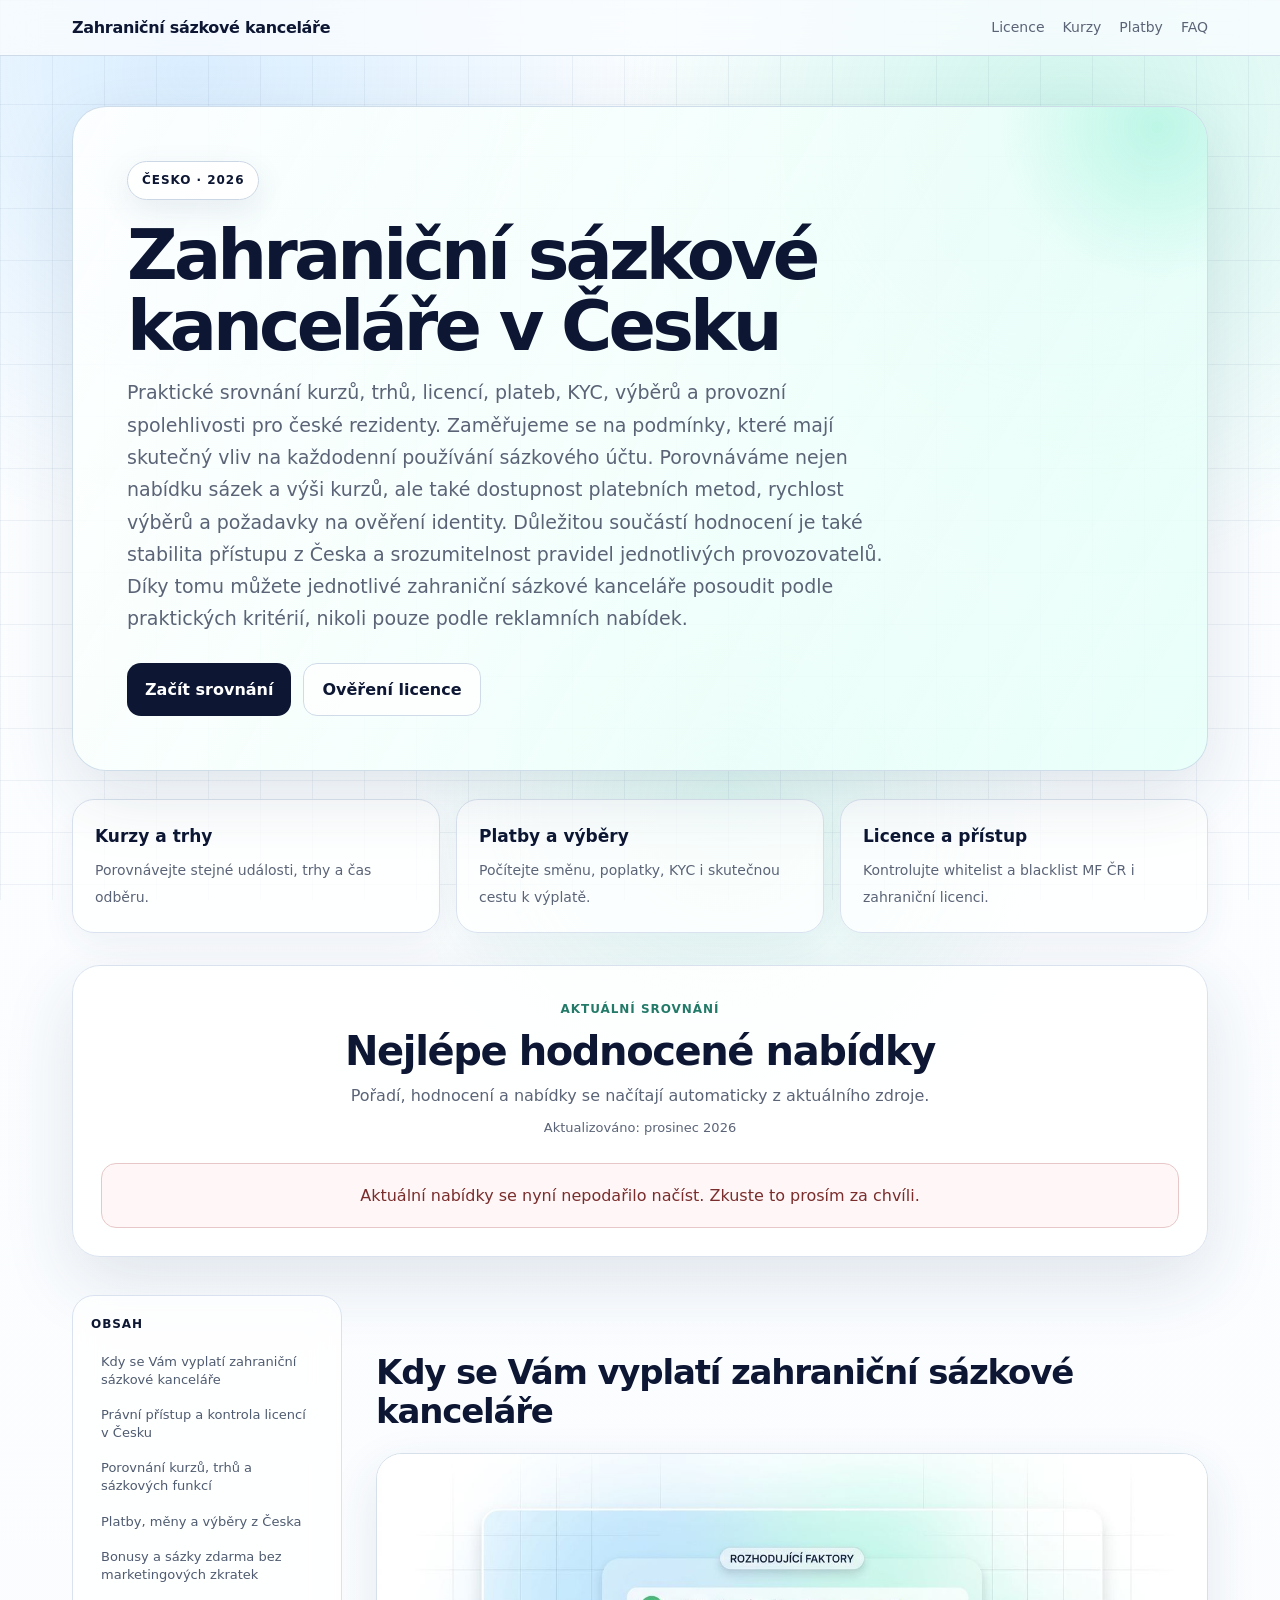
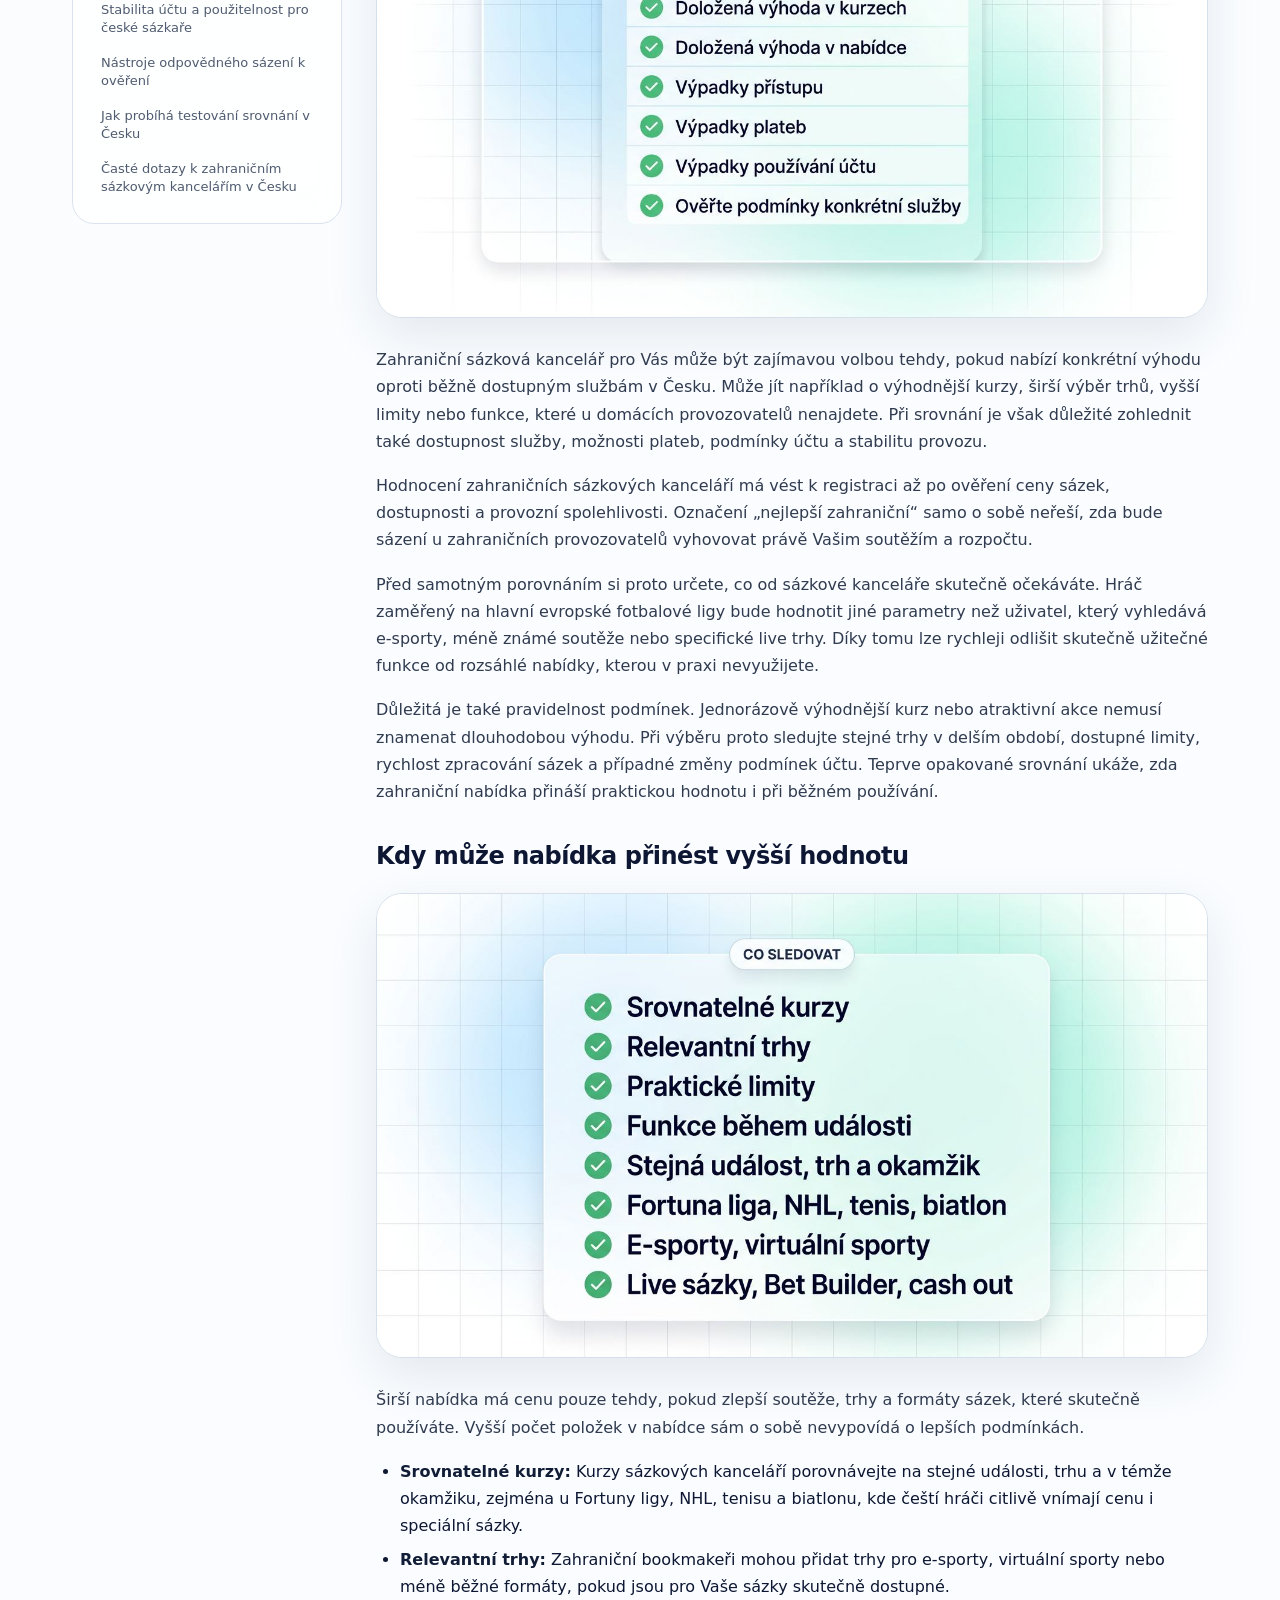
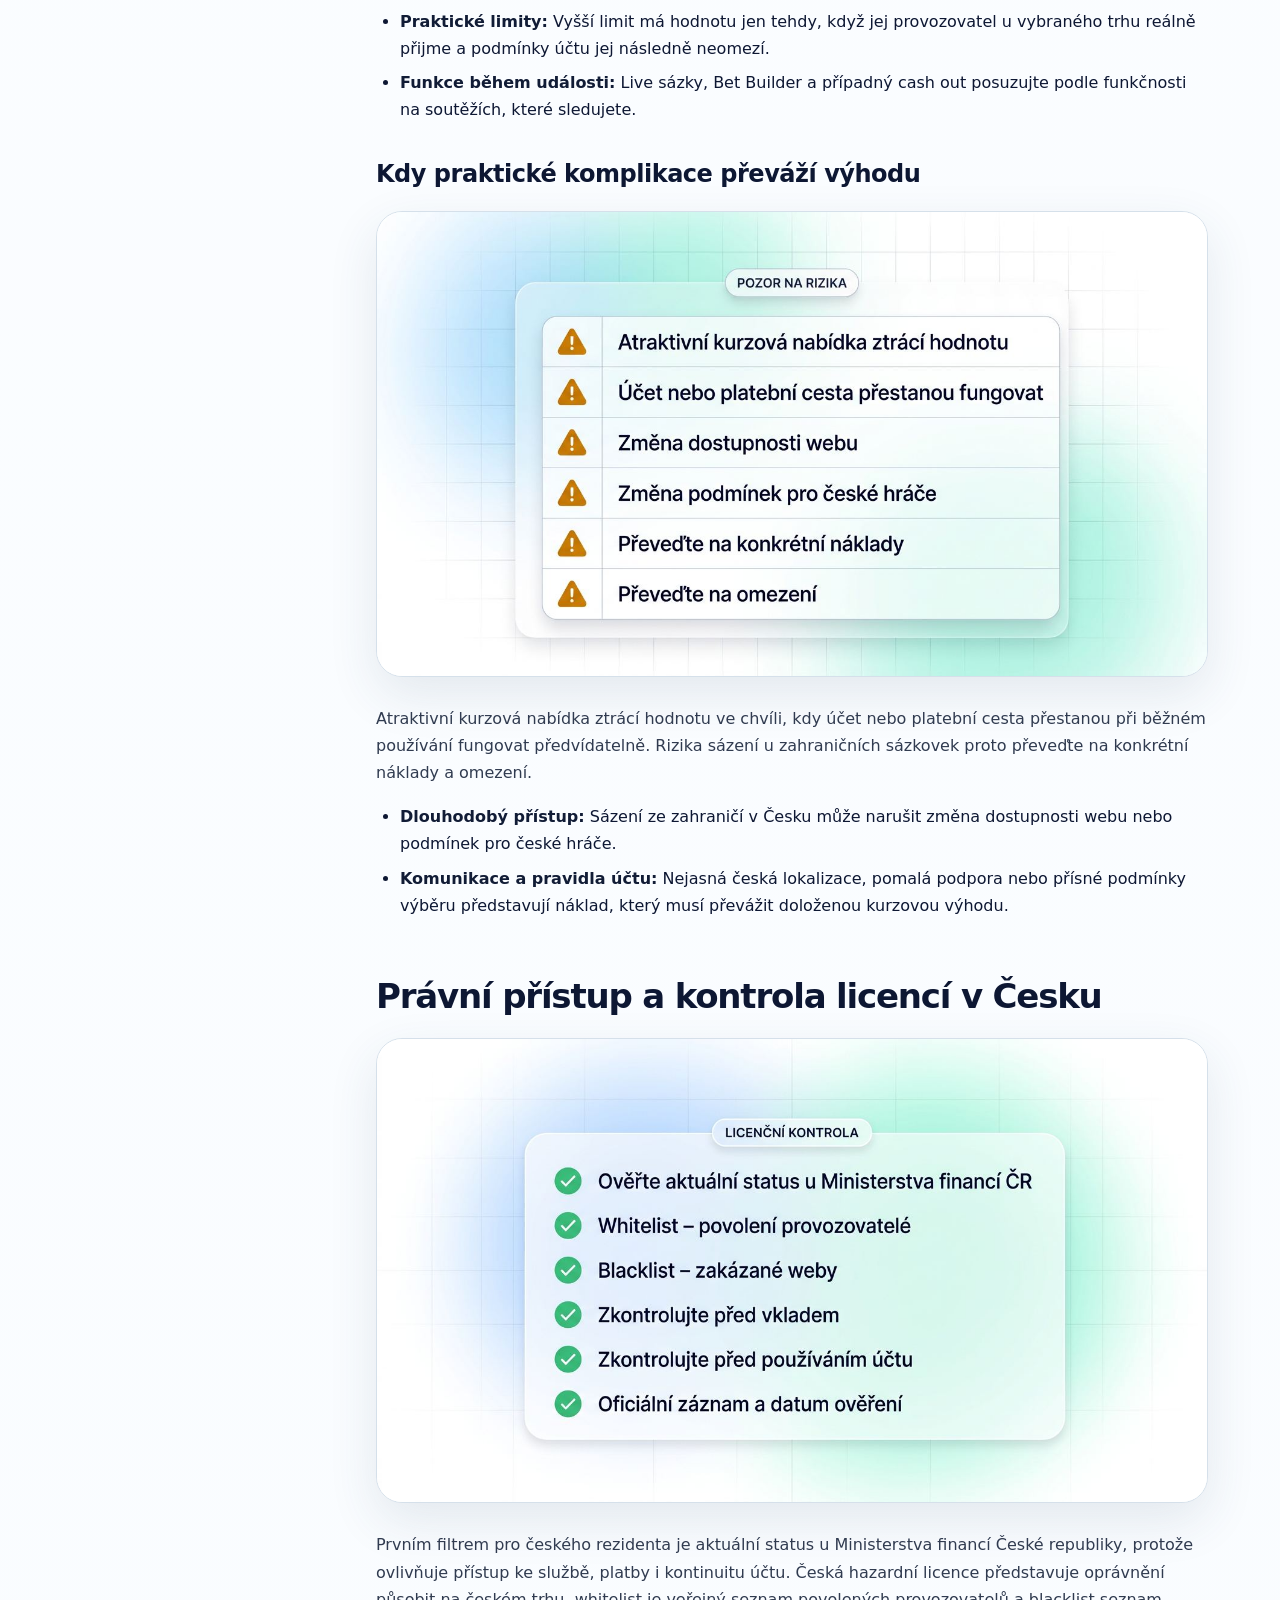
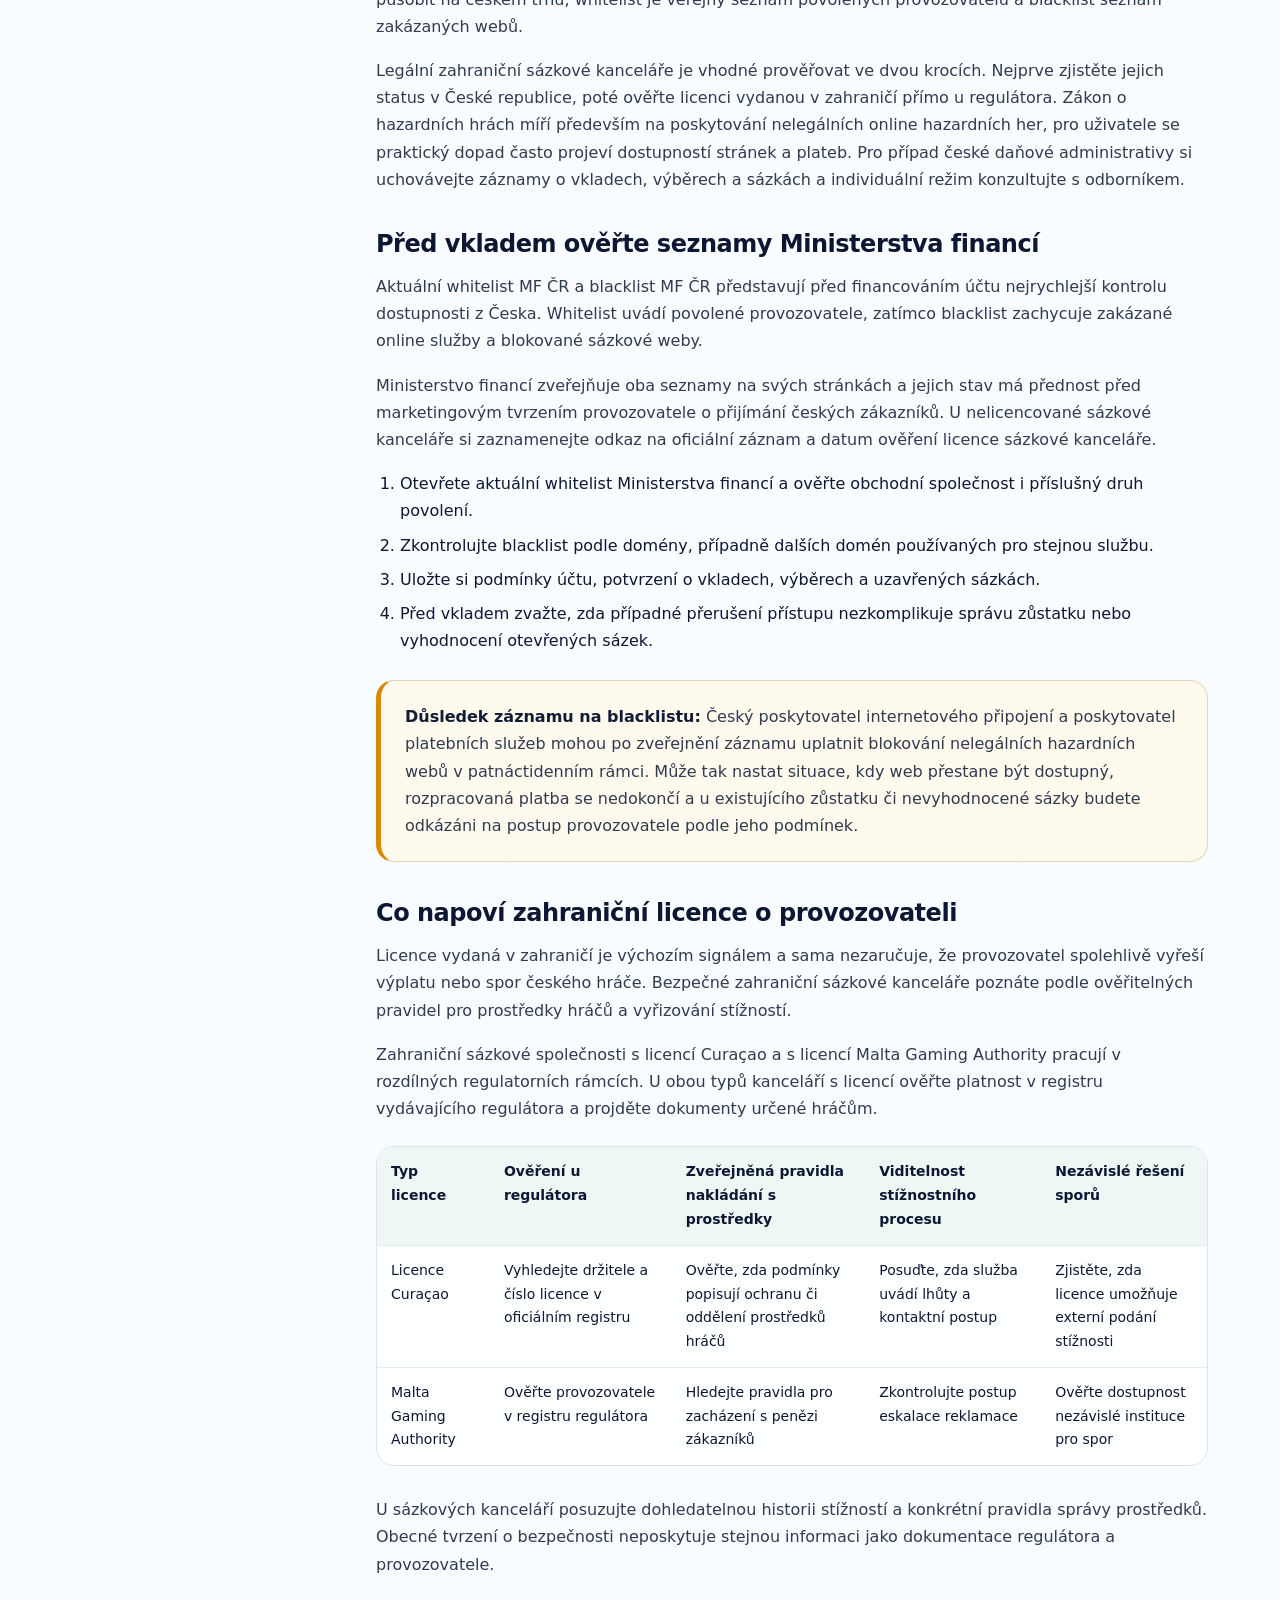
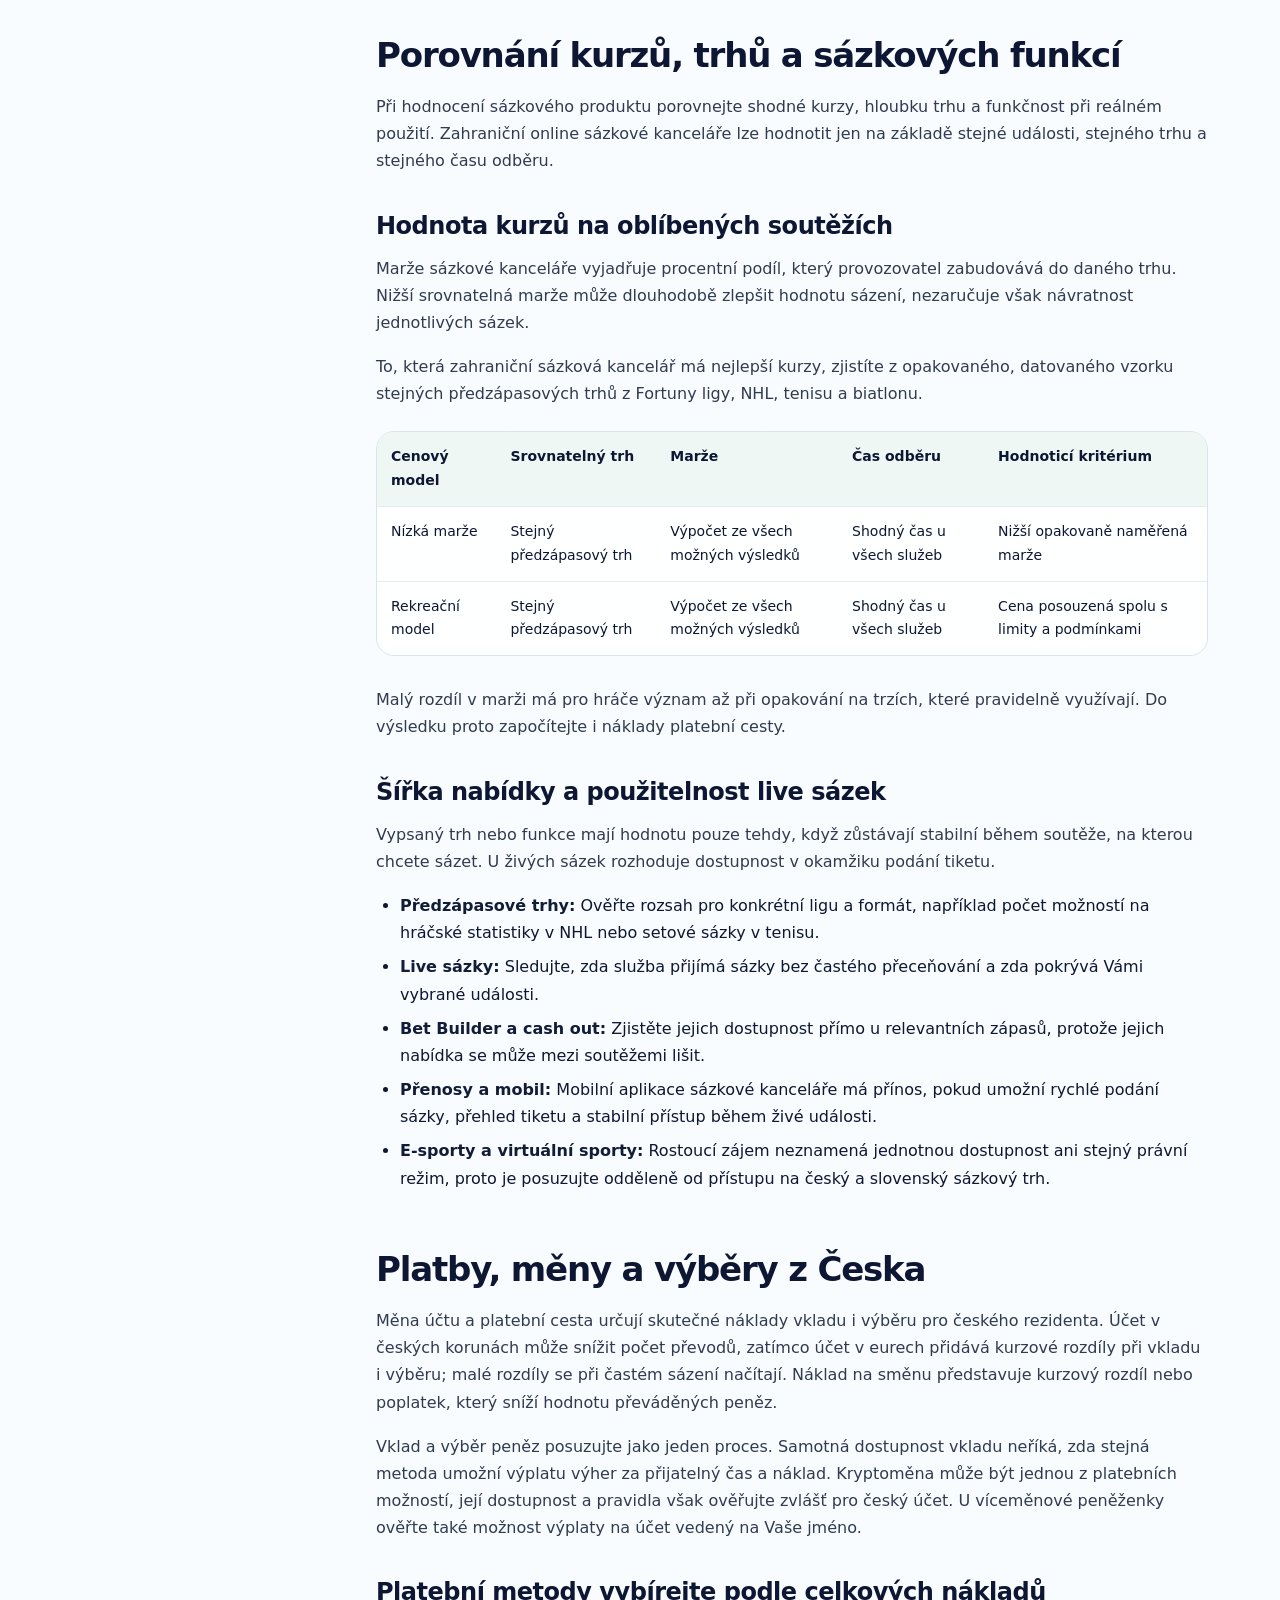
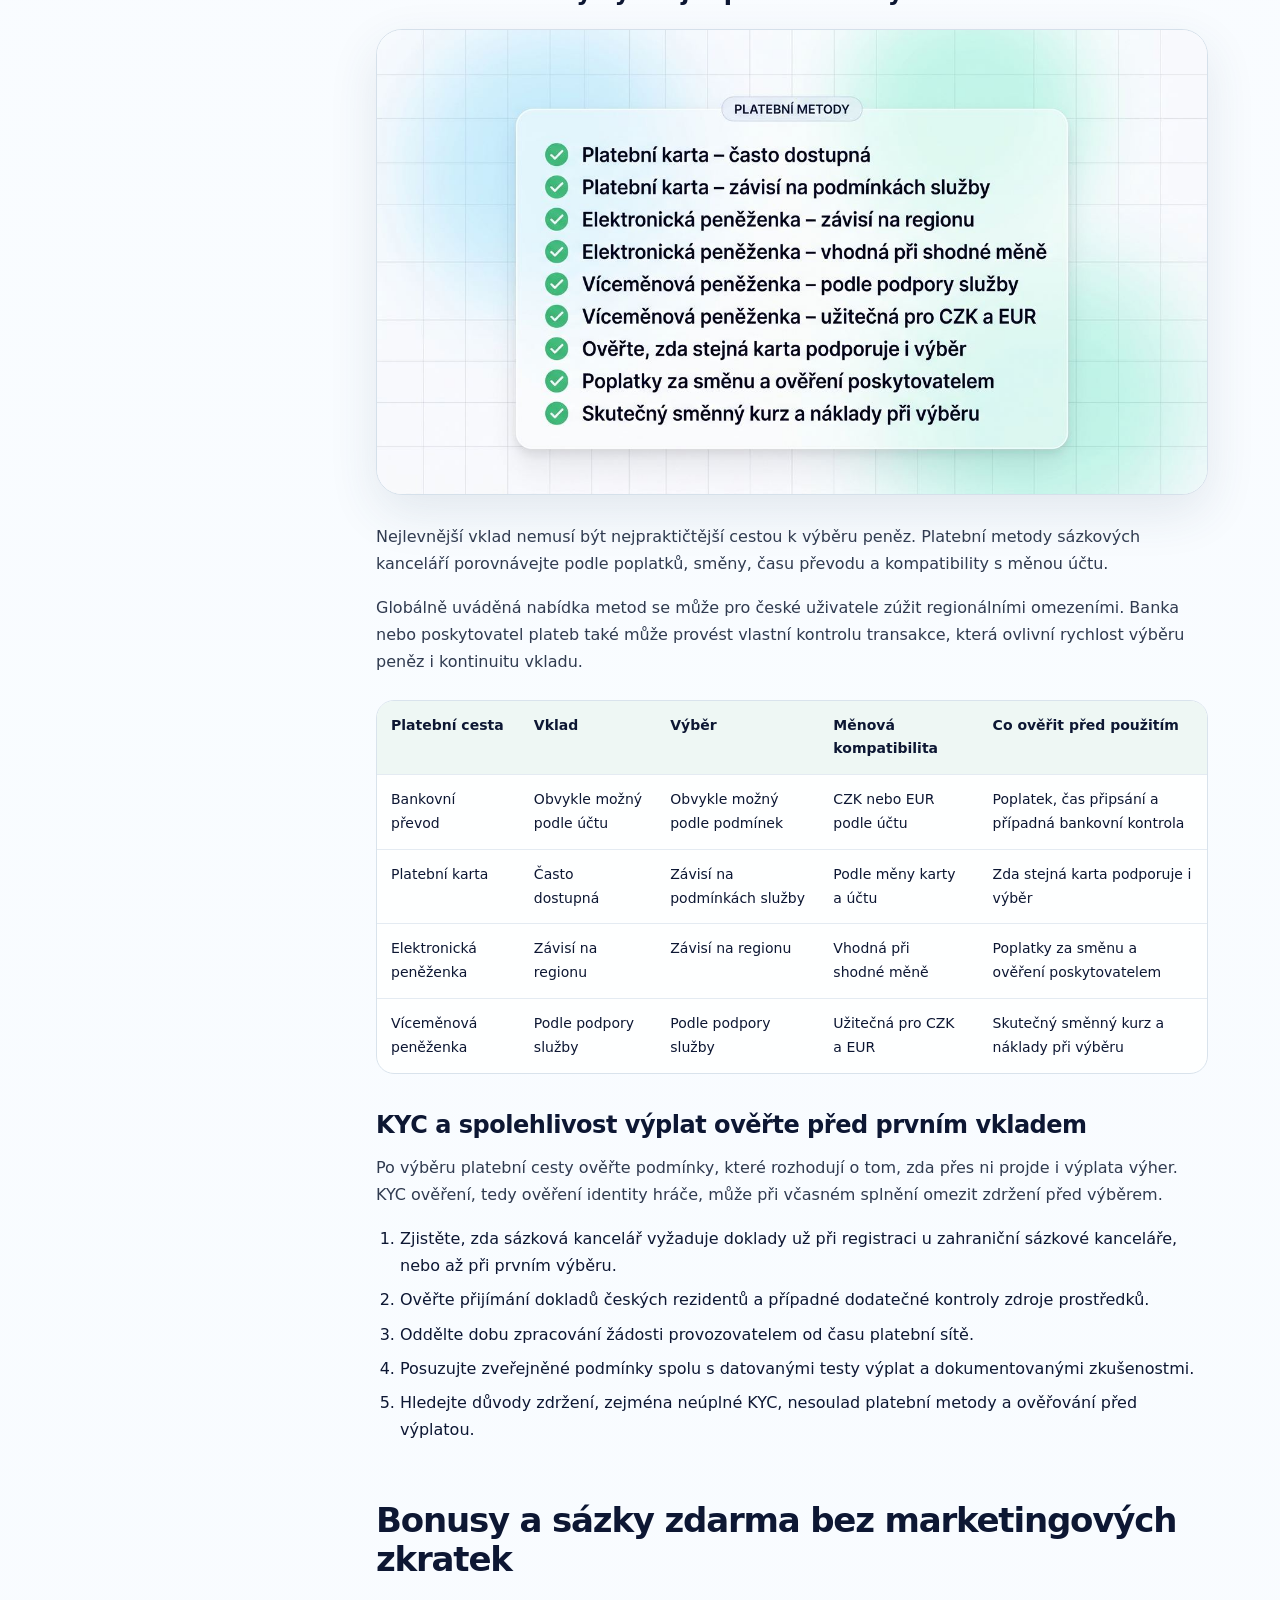
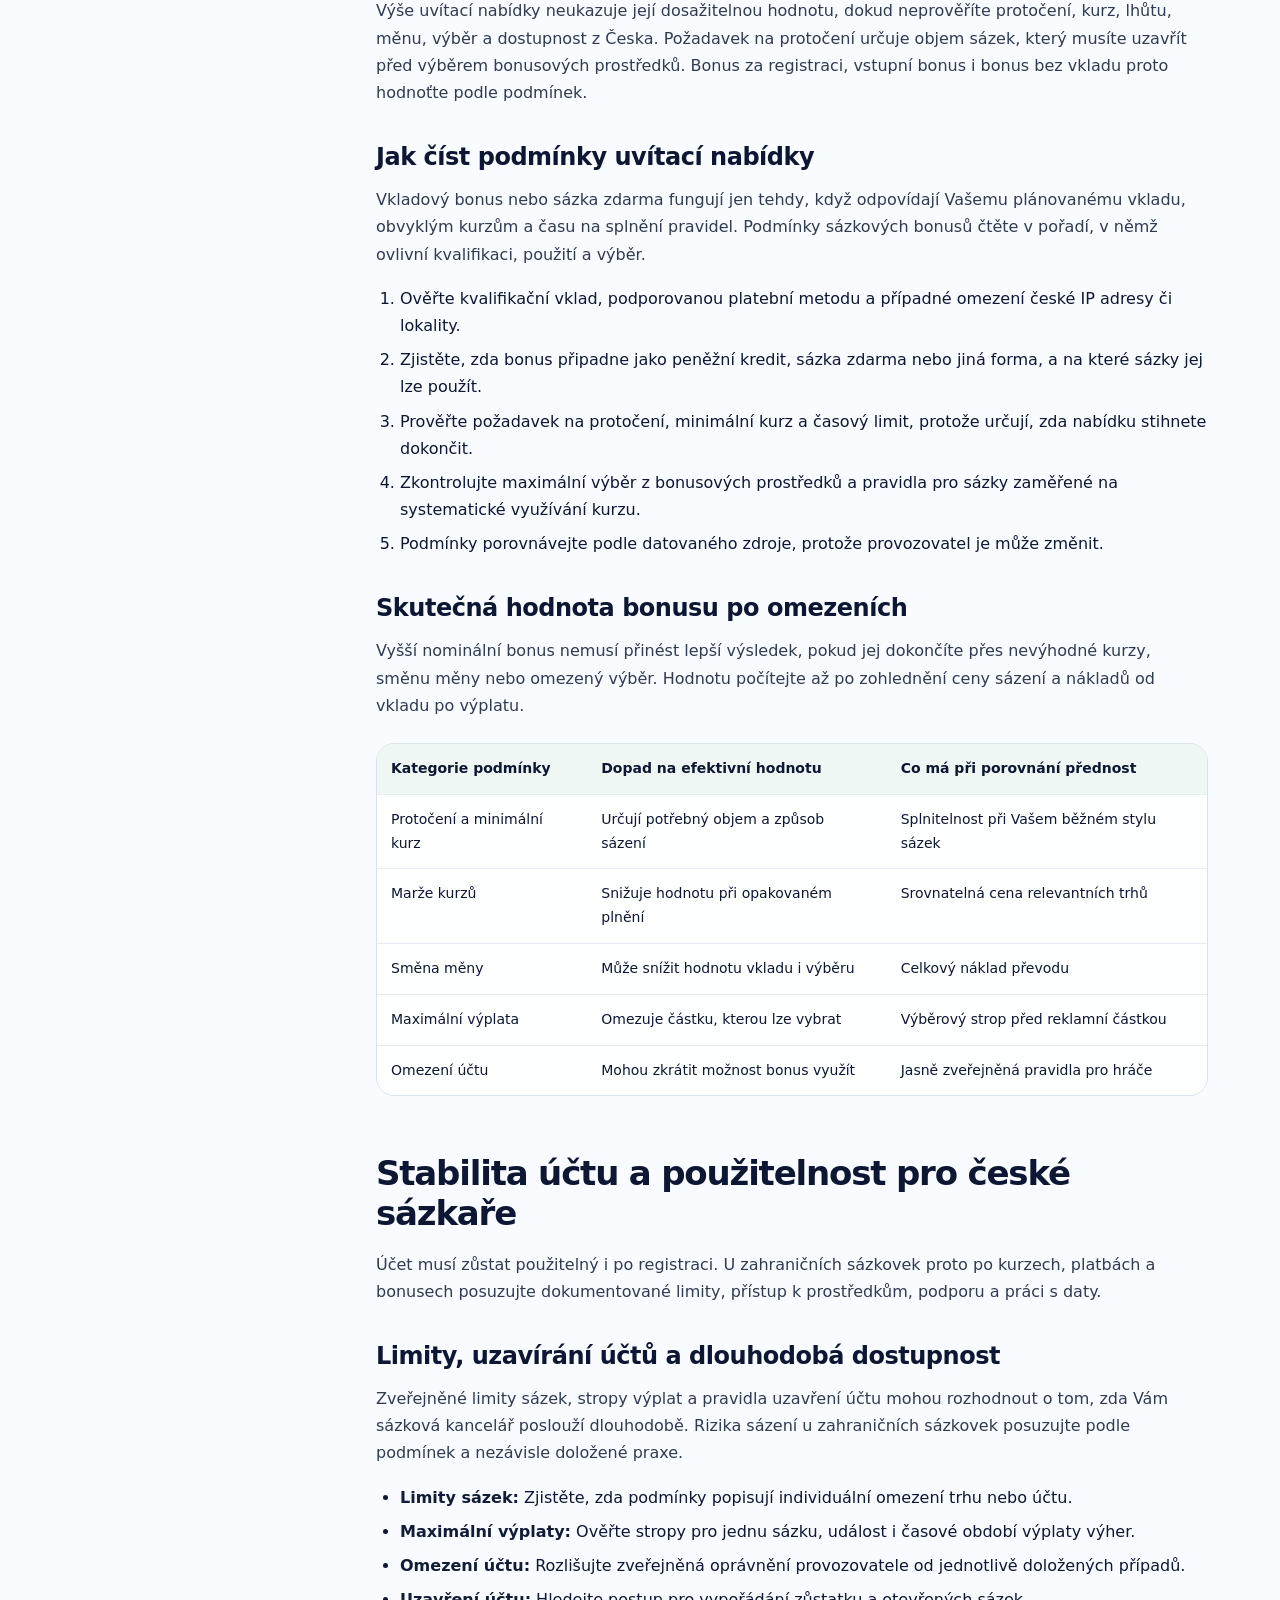
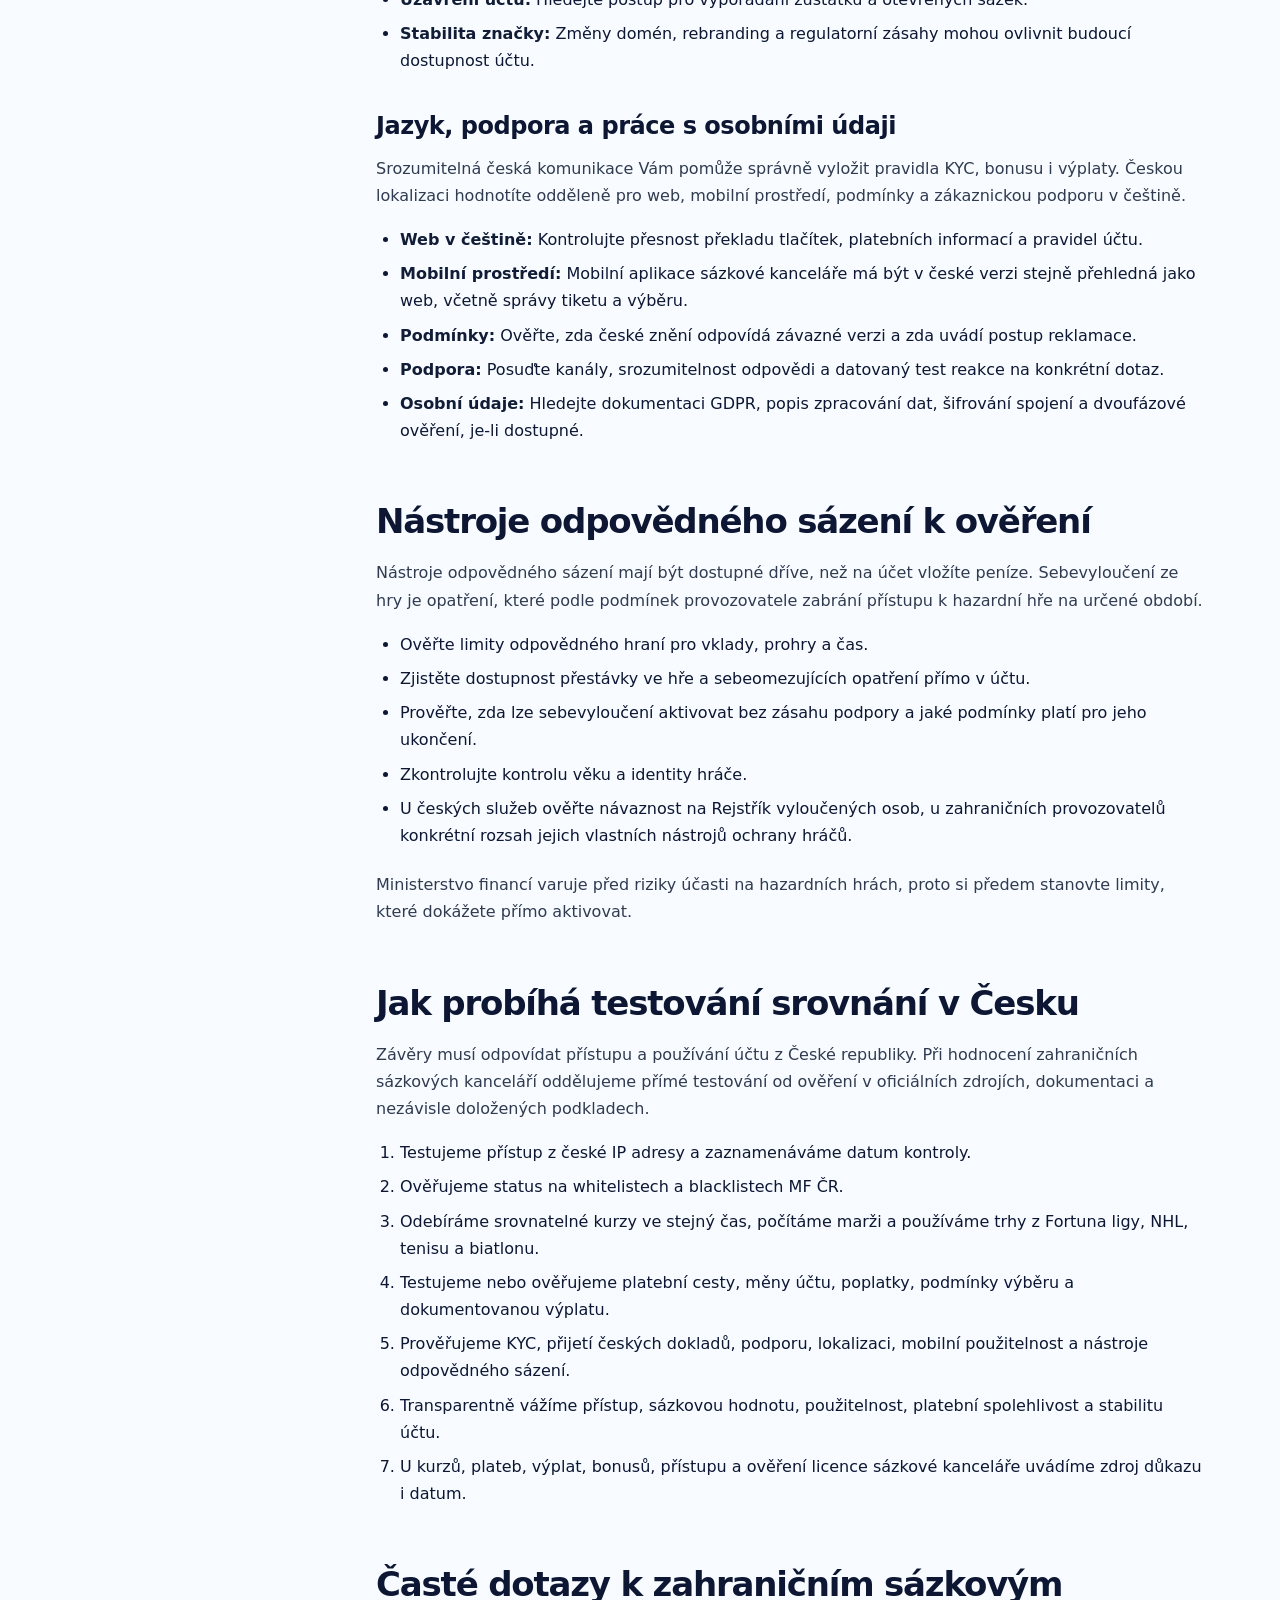
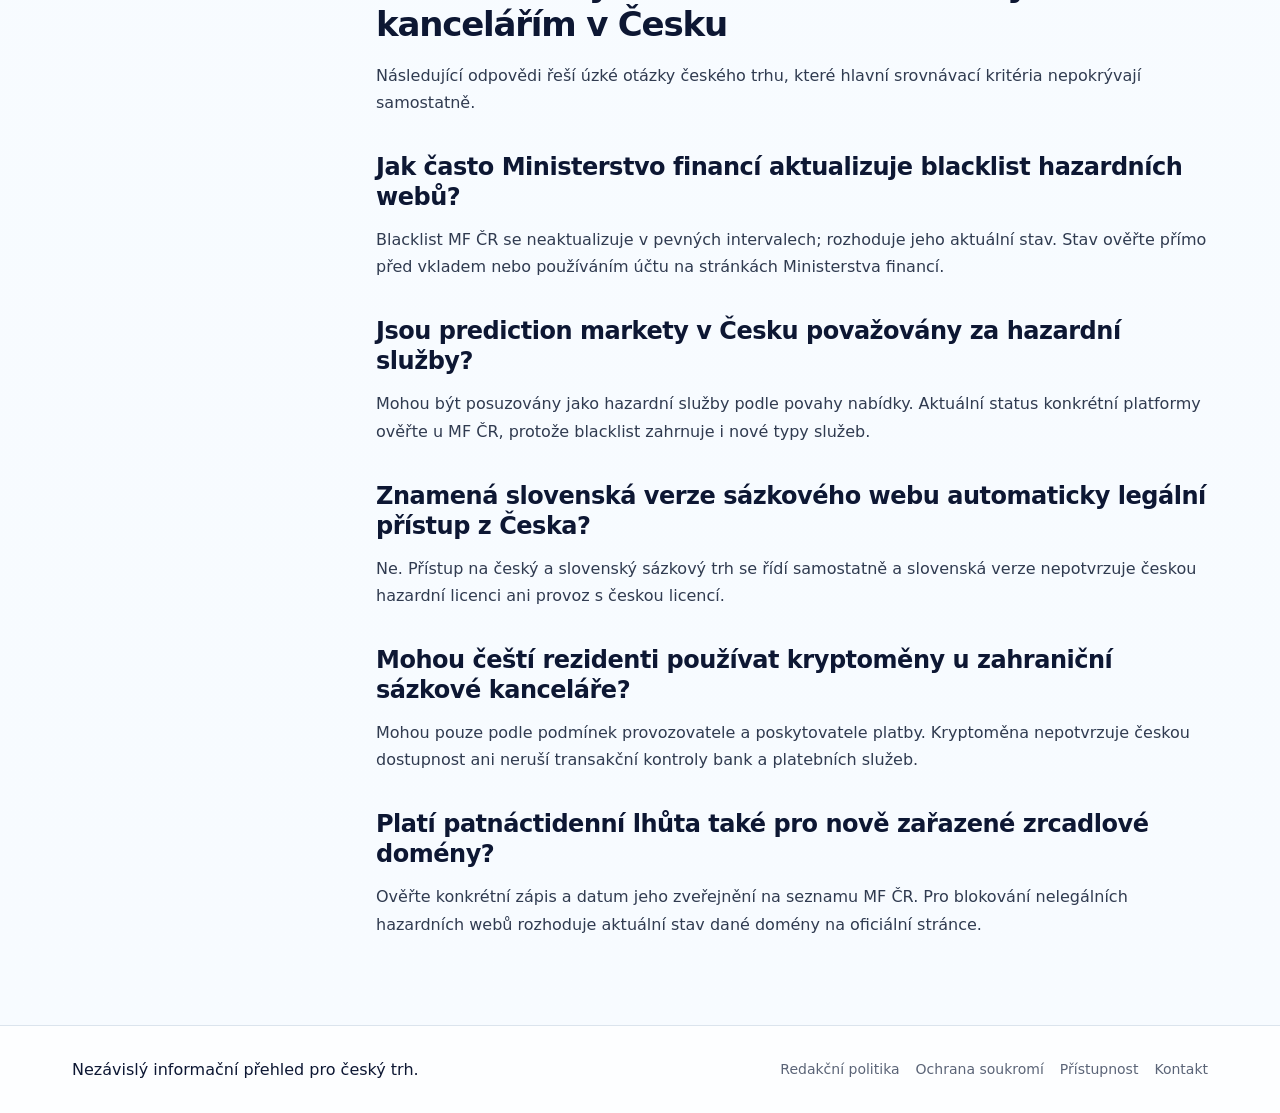
<file: index.html>
<!doctype html>
<html lang="cs">
<head>
<meta charset="utf-8">
<meta name="viewport" content="width=device-width,initial-scale=1">
<title>Zahraniční sázkové kanceláře – srovnání pro Česko 2026</title>
<meta name="description" content="Srovnání zahraničních sázkových kanceláří pro české hráče: kurzy, trhy, licence, platby, KYC, výběry, bonusy, limity a dostupnost v Česku.">
<link rel="canonical" href="https://zahranicni-sazkove-kancelare.github.io/home/">
<meta name="theme-color" content="#f6fbff">
<meta property="og:type" content="article">
<meta property="og:title" content="Zahraniční sázkové kanceláře – srovnání pro Česko 2026">
<meta property="og:description" content="Srovnání zahraničních sázkových kanceláří pro české hráče: kurzy, trhy, licence, platby, KYC, výběry, bonusy, limity a dostupnost v Česku.">
<meta property="og:url" content="https://zahranicni-sazkove-kancelare.github.io/home/">
<meta property="og:image" content="https://zahranicni-sazkove-kancelare.github.io/home/assets/images/kdy-se-vam-vyplati-zahranicni-sazkove-kancelare.jpg">
<meta name="twitter:card" content="summary_large_image">
<link rel="icon" href="favicon.svg" type="image/svg+xml">
<link rel="preconnect" href="https://777cdnfiles.site" crossorigin>
<link rel="dns-prefetch" href="//777cdnfiles.site">
<link rel="stylesheet" href="assets/css/site.css">
</head>
<body data-rsssl=1 data-rsssl=1>
<a class="skip-link" href="#content">Přejít na obsah</a>
<header class="site-header"><div class="header-inner"><a class="brand" href="./">Zahraniční sázkové kanceláře</a><nav class="header-nav" aria-label="Hlavní navigace"><a href="#pravni-pristup-a-kontrola-licenci-v-cesku">Licence</a><a href="#porovnani-kurzu-trhu-a-sazkovych-funkci">Kurzy</a><a href="#platby-meny-a-vybery-z-ceska">Platby</a><a href="#caste-dotazy-k-zahranicnim-sazkovym-kancelarim-v-cesku">FAQ</a></nav></div></header>
<section class="hero"><div class="hero-card"><span class="eyebrow">Česko · 2026</span><h1>Zahraniční sázkové kanceláře v Česku</h1><p>Praktické srovnání kurzů, trhů, licencí, plateb, KYC, výběrů a provozní spolehlivosti pro české rezidenty. Zaměřujeme se na podmínky, které mají skutečný vliv na každodenní používání sázkového účtu. Porovnáváme nejen nabídku sázek a výši kurzů, ale také dostupnost platebních metod, rychlost výběrů a požadavky na ověření identity. Důležitou součástí hodnocení je také stabilita přístupu z Česka a srozumitelnost pravidel jednotlivých provozovatelů. Díky tomu můžete jednotlivé zahraniční sázkové kanceláře posoudit podle praktických kritérií, nikoli pouze podle reklamních nabídek.</p><div class="hero-actions"><a class="btn btn-primary" href="#kdy-se-vam-vyplati-zahranicni-sazkove-kancelare">Začít srovnání</a><a class="btn btn-soft" href="#pravni-pristup-a-kontrola-licenci-v-cesku">Ověření licence</a></div></div></section>
<section class="quick-grid" aria-label="Rychlé shrnutí"><div class="quick-card"><strong>Kurzy a trhy</strong><span>Porovnávejte stejné události, trhy a čas odběru.</span></div><div class="quick-card"><strong>Platby a výběry</strong><span>Počítejte směnu, poplatky, KYC i skutečnou cestu k výplatě.</span></div><div class="quick-card"><strong>Licence a přístup</strong><span>Kontrolujte whitelist a blacklist MF ČR i zahraniční licenci.</span></div></section>
<section class="affiliate-section" id="srovnani-nabidek" aria-labelledby="affiliate-title">
  <div class="affiliate-wrap">
    <div class="affiliate-heading">
      <span class="affiliate-kicker">Aktuální srovnání</span>
      <h2 id="affiliate-title">Nejlépe hodnocené nabídky</h2>
      <p>Pořadí, hodnocení a nabídky se načítají automaticky z aktuálního zdroje.</p>
      <div class="affiliate-updated" id="affiliate-updated" aria-live="polite"></div>
    </div>
    <div class="affiliate-list" id="affiliate-table" aria-live="polite">
      <div class="affiliate-skeleton" aria-hidden="true"></div>
      <div class="affiliate-skeleton" aria-hidden="true"></div>
      <div class="affiliate-skeleton" aria-hidden="true"></div>
    </div>
  </div>
</section>
<div class="content-grid"><aside class="toc" aria-label="Obsah"><div class="toc-title">Obsah</div><a href="#kdy-se-vam-vyplati-zahranicni-sazkove-kancelare">Kdy se Vám vyplatí zahraniční sázkové kanceláře</a><a href="#pravni-pristup-a-kontrola-licenci-v-cesku">Právní přístup a kontrola licencí v Česku</a><a href="#porovnani-kurzu-trhu-a-sazkovych-funkci">Porovnání kurzů, trhů a sázkových funkcí</a><a href="#platby-meny-a-vybery-z-ceska">Platby, měny a výběry z Česka</a><a href="#bonusy-a-sazky-zdarma-bez-marketingovych-zkratek">Bonusy a sázky zdarma bez marketingových zkratek</a><a href="#stabilita-uctu-a-pouzitelnost-pro-ceske-sazkare">Stabilita účtu a použitelnost pro české sázkaře</a><a href="#nastroje-odpovedneho-sazeni-k-overeni">Nástroje odpovědného sázení k ověření</a><a href="#jak-probiha-testovani-srovnani-v-cesku">Jak probíhá testování srovnání v Česku</a><a href="#caste-dotazy-k-zahranicnim-sazkovym-kancelarim-v-cesku">Časté dotazy k zahraničním sázkovým kancelářím v Česku</a></aside><article class="article" id="content"><h2 id="kdy-se-vam-vyplati-zahranicni-sazkove-kancelare">Kdy se Vám vyplatí zahraniční sázkové kanceláře</h2><figure class="article-image"><img alt="Kdy se Vám vyplatí zahraniční sázkové kanceláře" decoding="async" height="768" loading="lazy" src="assets/images/kdy-se-vam-vyplati-zahranicni-sazkove-kancelare.jpg" width="1376"/></figure>
<p>Zahraniční sázková kancelář pro Vás může být zajímavou volbou tehdy, pokud nabízí konkrétní výhodu oproti běžně dostupným službám v Česku. Může jít například o výhodnější kurzy, širší výběr trhů, vyšší limity nebo funkce, které u domácích provozovatelů nenajdete. Při srovnání je však důležité zohlednit také dostupnost služby, možnosti plateb, podmínky účtu a stabilitu provozu.</p>
<p>Hodnocení zahraničních sázkových kanceláří má vést k registraci až po ověření ceny sázek, dostupnosti a provozní spolehlivosti. Označení „nejlepší zahraniční“ samo o sobě neřeší, zda bude sázení u zahraničních provozovatelů vyhovovat právě Vašim soutěžím a rozpočtu.</p>
<p>Před samotným porovnáním si proto určete, co od sázkové kanceláře skutečně očekáváte. Hráč zaměřený na hlavní evropské fotbalové ligy bude hodnotit jiné parametry než uživatel, který vyhledává e-sporty, méně známé soutěže nebo specifické live trhy. Díky tomu lze rychleji odlišit skutečně užitečné funkce od rozsáhlé nabídky, kterou v praxi nevyužijete.</p>
<p>Důležitá je také pravidelnost podmínek. Jednorázově výhodnější kurz nebo atraktivní akce nemusí znamenat dlouhodobou výhodu. Při výběru proto sledujte stejné trhy v delším období, dostupné limity, rychlost zpracování sázek a případné změny podmínek účtu. Teprve opakované srovnání ukáže, zda zahraniční nabídka přináší praktickou hodnotu i při běžném používání.</p>
<h3 id="kdy-muze-nabidka-prinest-vyssi-hodnotu">Kdy může nabídka přinést vyšší hodnotu</h3><figure class="article-image"><img alt="Co sledovat při porovnání kurzů, trhů, limitů a funkcí" decoding="async" height="768" loading="lazy" src="assets/images/kdy-muze-nabidka-prinest-vyssi-hodnotu.jpg" width="1376"/></figure>
<p>Širší nabídka má cenu pouze tehdy, pokud zlepší soutěže, trhy a formáty sázek, které skutečně používáte. Vyšší počet položek v nabídce sám o sobě nevypovídá o lepších podmínkách.</p>
<ul>
<li><strong>Srovnatelné kurzy:</strong> Kurzy sázkových kanceláří porovnávejte na stejné události, trhu a v témže okamžiku, zejména u Fortuny ligy, NHL, tenisu a biatlonu, kde čeští hráči citlivě vnímají cenu i speciální sázky.</li>
<li><strong>Relevantní trhy:</strong> Zahraniční bookmakeři mohou přidat trhy pro e-sporty, virtuální sporty nebo méně běžné formáty, pokud jsou pro Vaše sázky skutečně dostupné.</li>
<li><strong>Praktické limity:</strong> Vyšší limit má hodnotu jen tehdy, když jej provozovatel u vybraného trhu reálně přijme a podmínky účtu jej následně neomezí.</li>
<li><strong>Funkce během události:</strong> Live sázky, Bet Builder a případný cash out posuzujte podle funkčnosti na soutěžích, které sledujete.</li>
</ul>
<h3 id="kdy-prakticke-komplikace-prevazi-vyhodu">Kdy praktické komplikace převáží výhodu</h3><figure class="article-image"><img alt="Rizika, která mohou převážit výhodu nabídky" decoding="async" height="768" loading="lazy" src="assets/images/kdy-prakticke-komplikace-prevazi-vyhodu.jpg" width="1376"/></figure>
<p>Atraktivní kurzová nabídka ztrácí hodnotu ve chvíli, kdy účet nebo platební cesta přestanou při běžném používání fungovat předvídatelně. Rizika sázení u zahraničních sázkovek proto převeďte na konkrétní náklady a omezení.</p>
<ul>
<li><strong>Dlouhodobý přístup:</strong> Sázení ze zahraničí v Česku může narušit změna dostupnosti webu nebo podmínek pro české hráče.</li>
<li><strong>Komunikace a pravidla účtu:</strong> Nejasná česká lokalizace, pomalá podpora nebo přísné podmínky výběru představují náklad, který musí převážit doloženou kurzovou výhodu.</li>
</ul>
<h2 id="pravni-pristup-a-kontrola-licenci-v-cesku">Právní přístup a kontrola licencí v Česku</h2><figure class="article-image"><img alt="Kontrola statusu a licence provozovatele v Česku" decoding="async" height="768" loading="lazy" src="assets/images/pravni-pristup-kontrola-licenci-cesko.jpg" width="1376"/></figure>
<p>Prvním filtrem pro českého rezidenta je aktuální status u Ministerstva financí České republiky, protože ovlivňuje přístup ke službě, platby i kontinuitu účtu. Česká hazardní licence představuje oprávnění působit na českém trhu, whitelist je veřejný seznam povolených provozovatelů a blacklist seznam zakázaných webů.</p>
<p>Legální zahraniční sázkové kanceláře je vhodné prověřovat ve dvou krocích. Nejprve zjistěte jejich status v České republice, poté ověřte licenci vydanou v zahraničí přímo u regulátora. Zákon o hazardních hrách míří především na poskytování nelegálních online hazardních her, pro uživatele se praktický dopad často projeví dostupností stránek a plateb. Pro případ české daňové administrativy si uchovávejte záznamy o vkladech, výběrech a sázkách a individuální režim konzultujte s odborníkem.</p>
<h3 id="pred-vkladem-overte-seznamy-ministerstva-financi">Před vkladem ověřte seznamy Ministerstva financí</h3>
<p>Aktuální whitelist MF ČR a blacklist MF ČR představují před financováním účtu nejrychlejší kontrolu dostupnosti z Česka. Whitelist uvádí povolené provozovatele, zatímco blacklist zachycuje zakázané online služby a blokované sázkové weby.</p>
<p>Ministerstvo financí zveřejňuje oba seznamy na svých stránkách a jejich stav má přednost před marketingovým tvrzením provozovatele o přijímání českých zákazníků. U nelicencované sázkové kanceláře si zaznamenejte odkaz na oficiální záznam a datum ověření licence sázkové kanceláře.</p>
<ol type="1">
<li>Otevřete aktuální whitelist Ministerstva financí a ověřte obchodní společnost i příslušný druh povolení.</li>
<li>Zkontrolujte blacklist podle domény, případně dalších domén používaných pro stejnou službu.</li>
<li>Uložte si podmínky účtu, potvrzení o vkladech, výběrech a uzavřených sázkách.</li>
<li>Před vkladem zvažte, zda případné přerušení přístupu nezkomplikuje správu zůstatku nebo vyhodnocení otevřených sázek.</li>
</ol>
<blockquote class="notice-box">
<p><strong>Důsledek záznamu na blacklistu:</strong> Český poskytovatel internetového připojení a poskytovatel platebních služeb mohou po zveřejnění záznamu uplatnit blokování nelegálních hazardních webů v patnáctidenním rámci. Může tak nastat situace, kdy web přestane být dostupný, rozpracovaná platba se nedokončí a u existujícího zůstatku či nevyhodnocené sázky budete odkázáni na postup provozovatele podle jeho podmínek.</p>
</blockquote>
<h3 id="co-napovi-zahranicni-licence-o-provozovateli">Co napoví zahraniční licence o provozovateli</h3>
<p>Licence vydaná v zahraničí je výchozím signálem a sama nezaručuje, že provozovatel spolehlivě vyřeší výplatu nebo spor českého hráče. Bezpečné zahraniční sázkové kanceláře poznáte podle ověřitelných pravidel pro prostředky hráčů a vyřizování stížností.</p>
<p>Zahraniční sázkové společnosti s licencí Curaçao a s licencí Malta Gaming Authority pracují v rozdílných regulatorních rámcích. U obou typů kanceláří s licencí ověřte platnost v registru vydávajícího regulátora a projděte dokumenty určené hráčům.</p>
<table class="data-table">
<thead>
<tr class="header">
<th>Typ licence</th>
<th>Ověření u regulátora</th>
<th>Zveřejněná pravidla nakládání s prostředky</th>
<th>Viditelnost stížnostního procesu</th>
<th>Nezávislé řešení sporů</th>
</tr>
</thead>
<tbody>
<tr class="odd">
<td>Licence Curaçao</td>
<td>Vyhledejte držitele a číslo licence v oficiálním registru</td>
<td>Ověřte, zda podmínky popisují ochranu či oddělení prostředků hráčů</td>
<td>Posuďte, zda služba uvádí lhůty a kontaktní postup</td>
<td>Zjistěte, zda licence umožňuje externí podání stížnosti</td>
</tr>
<tr class="even">
<td>Malta Gaming Authority</td>
<td>Ověřte provozovatele v registru regulátora</td>
<td>Hledejte pravidla pro zacházení s penězi zákazníků</td>
<td>Zkontrolujte postup eskalace reklamace</td>
<td>Ověřte dostupnost nezávislé instituce pro spor</td>
</tr>
</tbody>
</table>
<p>U sázkových kanceláří posuzujte dohledatelnou historii stížností a konkrétní pravidla správy prostředků. Obecné tvrzení o bezpečnosti neposkytuje stejnou informaci jako dokumentace regulátora a provozovatele.</p>
<h2 id="porovnani-kurzu-trhu-a-sazkovych-funkci">Porovnání kurzů, trhů a sázkových funkcí</h2>
<p>Při hodnocení sázkového produktu porovnejte shodné kurzy, hloubku trhu a funkčnost při reálném použití. Zahraniční online sázkové kanceláře lze hodnotit jen na základě stejné události, stejného trhu a stejného času odběru.</p>
<h3 id="hodnota-kurzu-na-oblibenych-soutezich">Hodnota kurzů na oblíbených soutěžích</h3>
<p>Marže sázkové kanceláře vyjadřuje procentní podíl, který provozovatel zabudovává do daného trhu. Nižší srovnatelná marže může dlouhodobě zlepšit hodnotu sázení, nezaručuje však návratnost jednotlivých sázek.</p>
<p>To, která zahraniční sázková kancelář má nejlepší kurzy, zjistíte z opakovaného, datovaného vzorku stejných předzápasových trhů z Fortuny ligy, NHL, tenisu a biatlonu.</p>
<table class="data-table">
<thead>
<tr class="header">
<th>Cenový model</th>
<th>Srovnatelný trh</th>
<th>Marže</th>
<th>Čas odběru</th>
<th>Hodnoticí kritérium</th>
</tr>
</thead>
<tbody>
<tr class="odd">
<td>Nízká marže</td>
<td>Stejný předzápasový trh</td>
<td>Výpočet ze všech možných výsledků</td>
<td>Shodný čas u všech služeb</td>
<td>Nižší opakovaně naměřená marže</td>
</tr>
<tr class="even">
<td>Rekreační model</td>
<td>Stejný předzápasový trh</td>
<td>Výpočet ze všech možných výsledků</td>
<td>Shodný čas u všech služeb</td>
<td>Cena posouzená spolu s limity a podmínkami</td>
</tr>
</tbody>
</table>
<p>Malý rozdíl v marži má pro hráče význam až při opakování na trzích, které pravidelně využívají. Do výsledku proto započítejte i náklady platební cesty.</p>
<h3 id="sirka-nabidky-a-pouzitelnost-live-sazek">Šířka nabídky a použitelnost live sázek</h3>
<p>Vypsaný trh nebo funkce mají hodnotu pouze tehdy, když zůstávají stabilní během soutěže, na kterou chcete sázet. U živých sázek rozhoduje dostupnost v okamžiku podání tiketu.</p>
<ul>
<li><strong>Předzápasové trhy:</strong> Ověřte rozsah pro konkrétní ligu a formát, například počet možností na hráčské statistiky v NHL nebo setové sázky v tenisu.</li>
<li><strong>Live sázky:</strong> Sledujte, zda služba přijímá sázky bez častého přeceňování a zda pokrývá Vámi vybrané události.</li>
<li><strong>Bet Builder a cash out:</strong> Zjistěte jejich dostupnost přímo u relevantních zápasů, protože jejich nabídka se může mezi soutěžemi lišit.</li>
<li><strong>Přenosy a mobil:</strong> Mobilní aplikace sázkové kanceláře má přínos, pokud umožní rychlé podání sázky, přehled tiketu a stabilní přístup během živé události.</li>
<li><strong>E-sporty a virtuální sporty:</strong> Rostoucí zájem neznamená jednotnou dostupnost ani stejný právní režim, proto je posuzujte odděleně od přístupu na český a slovenský sázkový trh.</li>
</ul>
<h2 id="platby-meny-a-vybery-z-ceska">Platby, měny a výběry z Česka</h2>
<p>Měna účtu a platební cesta určují skutečné náklady vkladu i výběru pro českého rezidenta. Účet v českých korunách může snížit počet převodů, zatímco účet v eurech přidává kurzové rozdíly při vkladu i výběru; malé rozdíly se při častém sázení načítají. Náklad na směnu představuje kurzový rozdíl nebo poplatek, který sníží hodnotu převáděných peněz.</p>
<p>Vklad a výběr peněz posuzujte jako jeden proces. Samotná dostupnost vkladu neříká, zda stejná metoda umožní výplatu výher za přijatelný čas a náklad. Kryptoměna může být jednou z platebních možností, její dostupnost a pravidla však ověřujte zvlášť pro český účet. U víceměnové peněženky ověřte také možnost výplaty na účet vedený na Vaše jméno.</p>
<h3 id="platebni-metody-vybirejte-podle-celkovych-nakladu">Platební metody vybírejte podle celkových nákladů</h3><figure class="article-image"><img alt="Platební metody sázkových kanceláří a náklady převodu" decoding="async" height="768" loading="lazy" src="assets/images/platebni-metody-sazkovych-kancelari.jpg" width="1376"/></figure>
<p>Nejlevnější vklad nemusí být nejpraktičtější cestou k výběru peněz. Platební metody sázkových kanceláří porovnávejte podle poplatků, směny, času převodu a kompatibility s měnou účtu.</p>
<p>Globálně uváděná nabídka metod se může pro české uživatele zúžit regionálními omezeními. Banka nebo poskytovatel plateb také může provést vlastní kontrolu transakce, která ovlivní rychlost výběru peněz i kontinuitu vkladu.</p>
<table class="data-table">
<thead>
<tr class="header">
<th>Platební cesta</th>
<th>Vklad</th>
<th>Výběr</th>
<th>Měnová kompatibilita</th>
<th>Co ověřit před použitím</th>
</tr>
</thead>
<tbody>
<tr class="odd">
<td>Bankovní převod</td>
<td>Obvykle možný podle účtu</td>
<td>Obvykle možný podle podmínek</td>
<td>CZK nebo EUR podle účtu</td>
<td>Poplatek, čas připsání a případná bankovní kontrola</td>
</tr>
<tr class="even">
<td>Platební karta</td>
<td>Často dostupná</td>
<td>Závisí na podmínkách služby</td>
<td>Podle měny karty a účtu</td>
<td>Zda stejná karta podporuje i výběr</td>
</tr>
<tr class="odd">
<td>Elektronická peněženka</td>
<td>Závisí na regionu</td>
<td>Závisí na regionu</td>
<td>Vhodná při shodné měně</td>
<td>Poplatky za směnu a ověření poskytovatelem</td>
</tr>
<tr class="even">
<td>Víceměnová peněženka</td>
<td>Podle podpory služby</td>
<td>Podle podpory služby</td>
<td>Užitečná pro CZK a EUR</td>
<td>Skutečný směnný kurz a náklady při výběru</td>
</tr>
</tbody>
</table>
<h3 id="kyc-a-spolehlivost-vyplat-overte-pred-prvnim-vkladem">KYC a spolehlivost výplat ověřte před prvním vkladem</h3>
<p>Po výběru platební cesty ověřte podmínky, které rozhodují o tom, zda přes ni projde i výplata výher. KYC ověření, tedy ověření identity hráče, může při včasném splnění omezit zdržení před výběrem.</p>
<ol type="1">
<li>Zjistěte, zda sázková kancelář vyžaduje doklady už při registraci u zahraniční sázkové kanceláře, nebo až při prvním výběru.</li>
<li>Ověřte přijímání dokladů českých rezidentů a případné dodatečné kontroly zdroje prostředků.</li>
<li>Oddělte dobu zpracování žádosti provozovatelem od času platební sítě.</li>
<li>Posuzujte zveřejněné podmínky spolu s datovanými testy výplat a dokumentovanými zkušenostmi.</li>
<li>Hledejte důvody zdržení, zejména neúplné KYC, nesoulad platební metody a ověřování před výplatou.</li>
</ol>
<h2 id="bonusy-a-sazky-zdarma-bez-marketingovych-zkratek">Bonusy a sázky zdarma bez marketingových zkratek</h2>
<p>Výše uvítací nabídky neukazuje její dosažitelnou hodnotu, dokud neprověříte protočení, kurz, lhůtu, měnu, výběr a dostupnost z Česka. Požadavek na protočení určuje objem sázek, který musíte uzavřít před výběrem bonusových prostředků. Bonus za registraci, vstupní bonus i bonus bez vkladu proto hodnoťte podle podmínek.</p>
<h3 id="jak-cist-podminky-uvitaci-nabidky">Jak číst podmínky uvítací nabídky</h3>
<p>Vkladový bonus nebo sázka zdarma fungují jen tehdy, když odpovídají Vašemu plánovanému vkladu, obvyklým kurzům a času na splnění pravidel. Podmínky sázkových bonusů čtěte v pořadí, v němž ovlivní kvalifikaci, použití a výběr.</p>
<ol type="1">
<li>Ověřte kvalifikační vklad, podporovanou platební metodu a případné omezení české IP adresy či lokality.</li>
<li>Zjistěte, zda bonus připadne jako peněžní kredit, sázka zdarma nebo jiná forma, a na které sázky jej lze použít.</li>
<li>Prověřte požadavek na protočení, minimální kurz a časový limit, protože určují, zda nabídku stihnete dokončit.</li>
<li>Zkontrolujte maximální výběr z bonusových prostředků a pravidla pro sázky zaměřené na systematické využívání kurzu.</li>
<li>Podmínky porovnávejte podle datovaného zdroje, protože provozovatel je může změnit.</li>
</ol>
<h3 id="skutecna-hodnota-bonusu-po-omezenich">Skutečná hodnota bonusu po omezeních</h3>
<p>Vyšší nominální bonus nemusí přinést lepší výsledek, pokud jej dokončíte přes nevýhodné kurzy, směnu měny nebo omezený výběr. Hodnotu počítejte až po zohlednění ceny sázení a nákladů od vkladu po výplatu.</p>
<table class="data-table">
<thead>
<tr class="header">
<th>Kategorie podmínky</th>
<th>Dopad na efektivní hodnotu</th>
<th>Co má při porovnání přednost</th>
</tr>
</thead>
<tbody>
<tr class="odd">
<td>Protočení a minimální kurz</td>
<td>Určují potřebný objem a způsob sázení</td>
<td>Splnitelnost při Vašem běžném stylu sázek</td>
</tr>
<tr class="even">
<td>Marže kurzů</td>
<td>Snižuje hodnotu při opakovaném plnění</td>
<td>Srovnatelná cena relevantních trhů</td>
</tr>
<tr class="odd">
<td>Směna měny</td>
<td>Může snížit hodnotu vkladu i výběru</td>
<td>Celkový náklad převodu</td>
</tr>
<tr class="even">
<td>Maximální výplata</td>
<td>Omezuje částku, kterou lze vybrat</td>
<td>Výběrový strop před reklamní částkou</td>
</tr>
<tr class="odd">
<td>Omezení účtu</td>
<td>Mohou zkrátit možnost bonus využít</td>
<td>Jasně zveřejněná pravidla pro hráče</td>
</tr>
</tbody>
</table>
<h2 id="stabilita-uctu-a-pouzitelnost-pro-ceske-sazkare">Stabilita účtu a použitelnost pro české sázkaře</h2>
<p>Účet musí zůstat použitelný i po registraci. U zahraničních sázkovek proto po kurzech, platbách a bonusech posuzujte dokumentované limity, přístup k prostředkům, podporu a práci s daty.</p>
<h3 id="limity-uzavirani-uctu-a-dlouhodoba-dostupnost">Limity, uzavírání účtů a dlouhodobá dostupnost</h3>
<p>Zveřejněné limity sázek, stropy výplat a pravidla uzavření účtu mohou rozhodnout o tom, zda Vám sázková kancelář poslouží dlouhodobě. Rizika sázení u zahraničních sázkovek posuzujte podle podmínek a nezávisle doložené praxe.</p>
<ul>
<li><strong>Limity sázek:</strong> Zjistěte, zda podmínky popisují individuální omezení trhu nebo účtu.</li>
<li><strong>Maximální výplaty:</strong> Ověřte stropy pro jednu sázku, událost i časové období výplaty výher.</li>
<li><strong>Omezení účtu:</strong> Rozlišujte zveřejněná oprávnění provozovatele od jednotlivě doložených případů.</li>
<li><strong>Uzavření účtu:</strong> Hledejte postup pro vypořádání zůstatku a otevřených sázek.</li>
<li><strong>Stabilita značky:</strong> Změny domén, rebranding a regulatorní zásahy mohou ovlivnit budoucí dostupnost účtu.</li>
</ul>
<h3 id="jazyk-podpora-a-prace-s-osobnimi-udaji">Jazyk, podpora a práce s osobními údaji</h3>
<p>Srozumitelná česká komunikace Vám pomůže správně vyložit pravidla KYC, bonusu i výplaty. Českou lokalizaci hodnotíte odděleně pro web, mobilní prostředí, podmínky a zákaznickou podporu v češtině.</p>
<ul>
<li><strong>Web v češtině:</strong> Kontrolujte přesnost překladu tlačítek, platebních informací a pravidel účtu.</li>
<li><strong>Mobilní prostředí:</strong> Mobilní aplikace sázkové kanceláře má být v české verzi stejně přehledná jako web, včetně správy tiketu a výběru.</li>
<li><strong>Podmínky:</strong> Ověřte, zda české znění odpovídá závazné verzi a zda uvádí postup reklamace.</li>
<li><strong>Podpora:</strong> Posuďte kanály, srozumitelnost odpovědi a datovaný test reakce na konkrétní dotaz.</li>
<li><strong>Osobní údaje:</strong> Hledejte dokumentaci GDPR, popis zpracování dat, šifrování spojení a dvoufázové ověření, je-li dostupné.</li>
</ul>
<h2 id="nastroje-odpovedneho-sazeni-k-overeni">Nástroje odpovědného sázení k ověření</h2>
<p>Nástroje odpovědného sázení mají být dostupné dříve, než na účet vložíte peníze. Sebevyloučení ze hry je opatření, které podle podmínek provozovatele zabrání přístupu k hazardní hře na určené období.</p>
<ul>
<li>Ověřte limity odpovědného hraní pro vklady, prohry a čas.</li>
<li>Zjistěte dostupnost přestávky ve hře a sebeomezujících opatření přímo v účtu.</li>
<li>Prověřte, zda lze sebevyloučení aktivovat bez zásahu podpory a jaké podmínky platí pro jeho ukončení.</li>
<li>Zkontrolujte kontrolu věku a identity hráče.</li>
<li>U českých služeb ověřte návaznost na Rejstřík vyloučených osob, u zahraničních provozovatelů konkrétní rozsah jejich vlastních nástrojů ochrany hráčů.</li>
</ul>
<p>Ministerstvo financí varuje před riziky účasti na hazardních hrách, proto si předem stanovte limity, které dokážete přímo aktivovat.</p>
<h2 id="jak-probiha-testovani-srovnani-v-cesku">Jak probíhá testování srovnání v Česku</h2>
<p>Závěry musí odpovídat přístupu a používání účtu z České republiky. Při hodnocení zahraničních sázkových kanceláří oddělujeme přímé testování od ověření v oficiálních zdrojích, dokumentaci a nezávisle doložených podkladech.</p>
<ol type="1">
<li>Testujeme přístup z české IP adresy a zaznamenáváme datum kontroly.</li>
<li>Ověřujeme status na whitelistech a blacklistech MF ČR.</li>
<li>Odebíráme srovnatelné kurzy ve stejný čas, počítáme marži a používáme trhy z Fortuna ligy, NHL, tenisu a biatlonu.</li>
<li>Testujeme nebo ověřujeme platební cesty, měny účtu, poplatky, podmínky výběru a dokumentovanou výplatu.</li>
<li>Prověřujeme KYC, přijetí českých dokladů, podporu, lokalizaci, mobilní použitelnost a nástroje odpovědného sázení.</li>
<li>Transparentně vážíme přístup, sázkovou hodnotu, použitelnost, platební spolehlivost a stabilitu účtu.</li>
<li>U kurzů, plateb, výplat, bonusů, přístupu a ověření licence sázkové kanceláře uvádíme zdroj důkazu i datum.</li>
</ol>
<h2 id="caste-dotazy-k-zahranicnim-sazkovym-kancelarim-v-cesku">Časté dotazy k zahraničním sázkovým kancelářím v Česku</h2>
<p>Následující odpovědi řeší úzké otázky českého trhu, které hlavní srovnávací kritéria nepokrývají samostatně.</p>
<h3 id="jak-casto-ministerstvo-financi-aktualizuje-blacklist-hazardnich-webu">Jak často Ministerstvo financí aktualizuje blacklist hazardních webů?</h3>
<p>Blacklist MF ČR se neaktualizuje v pevných intervalech; rozhoduje jeho aktuální stav. Stav ověřte přímo před vkladem nebo používáním účtu na stránkách Ministerstva financí.</p>
<h3 id="jsou-prediction-markety-v-cesku-povazovany-za-hazardni-sluzby">Jsou prediction markety v Česku považovány za hazardní služby?</h3>
<p>Mohou být posuzovány jako hazardní služby podle povahy nabídky. Aktuální status konkrétní platformy ověřte u MF ČR, protože blacklist zahrnuje i nové typy služeb.</p>
<h3 id="znamena-slovenska-verze-sazkoveho-webu-automaticky-legalni-pristup-z-ceska">Znamená slovenská verze sázkového webu automaticky legální přístup z Česka?</h3>
<p>Ne. Přístup na český a slovenský sázkový trh se řídí samostatně a slovenská verze nepotvrzuje českou hazardní licenci ani provoz s českou licencí.</p>
<h3 id="mohou-cesti-rezidenti-pouzivat-kryptomeny-u-zahranicni-sazkove-kancelare">Mohou čeští rezidenti používat kryptoměny u zahraniční sázkové kanceláře?</h3>
<p>Mohou pouze podle podmínek provozovatele a poskytovatele platby. Kryptoměna nepotvrzuje českou dostupnost ani neruší transakční kontroly bank a platebních služeb.</p>
<h3 id="plati-patnactidenni-lhuta-take-pro-nove-zarazene-zrcadlove-domeny">Platí patnáctidenní lhůta také pro nově zařazené zrcadlové domény?</h3>
<p>Ověřte konkrétní zápis a datum jeho zveřejnění na seznamu MF ČR. Pro blokování nelegálních hazardních webů rozhoduje aktuální stav dané domény na oficiální stránce.</p>
</article></div>
<footer class="site-footer"><div class="footer-inner"><span>Nezávislý informační přehled pro český trh.</span><nav><a href="politika-editorialni/">Redakční politika</a><a href="ochrana-soukromi/">Ochrana soukromí</a><a href="pristupnost/">Přístupnost</a><a href="kontakt/">Kontakt</a></nav></div></footer>
<script type="application/ld+json">{"@context":"https://schema.org","@graph":[{"@type":"WebSite","@id":"https://zahranicni-sazkove-kancelare.github.io/home/#website","url":"https://zahranicni-sazkove-kancelare.github.io/home/","name":"Zahraniční sázkové kanceláře","inLanguage":"cs-CZ"},{"@type":"WebPage","@id":"https://zahranicni-sazkove-kancelare.github.io/home/#webpage","url":"https://zahranicni-sazkove-kancelare.github.io/home/","name":"Zahraniční sázkové kanceláře – srovnání pro Česko 2026","description":"Srovnání zahraničních sázkových kanceláří pro české hráče: kurzy, trhy, licence, platby, KYC, výběry, bonusy, limity a dostupnost v Česku.","inLanguage":"cs-CZ","isPartOf":{"@id":"https://zahranicni-sazkove-kancelare.github.io/home/#website"}},{"@type":"Article","@id":"https://zahranicni-sazkove-kancelare.github.io/home/#article","headline":"Zahraniční sázkové kanceláře v Česku","description":"Srovnání zahraničních sázkových kanceláří pro české hráče: kurzy, trhy, licence, platby, KYC, výběry, bonusy, limity a dostupnost v Česku.","inLanguage":"cs-CZ","mainEntityOfPage":{"@id":"https://zahranicni-sazkove-kancelare.github.io/home/#webpage"},"image":["https://zahranicni-sazkove-kancelare.github.io/home/assets/images/kdy-se-vam-vyplati-zahranicni-sazkove-kancelare.jpg","https://zahranicni-sazkove-kancelare.github.io/home/assets/images/kdy-prakticke-komplikace-prevazi-vyhodu.jpg","https://zahranicni-sazkove-kancelare.github.io/home/assets/images/pravni-pristup-kontrola-licenci-cesko.jpg","https://zahranicni-sazkove-kancelare.github.io/home/assets/images/platebni-metody-sazkovych-kancelari.jpg","https://zahranicni-sazkove-kancelare.github.io/home/assets/images/kdy-muze-nabidka-prinest-vyssi-hodnotu.jpg"]},{"@type":"FAQPage","@id":"https://zahranicni-sazkove-kancelare.github.io/home/#faq","inLanguage":"cs-CZ","mainEntity":[{"@type":"Question","name":"Jak často Ministerstvo financí aktualizuje blacklist hazardních webů?","acceptedAnswer":{"@type":"Answer","text":"Blacklist MF ČR se neaktualizuje v pevných intervalech; rozhoduje jeho aktuální stav. Stav ověřte přímo před vkladem nebo používáním účtu na stránkách Ministerstva financí."}},{"@type":"Question","name":"Jsou prediction markety v Česku považovány za hazardní služby?","acceptedAnswer":{"@type":"Answer","text":"Mohou být posuzovány jako hazardní služby podle povahy nabídky. Aktuální status konkrétní platformy ověřte u MF ČR, protože blacklist zahrnuje i nové typy služeb."}},{"@type":"Question","name":"Znamená slovenská verze sázkového webu automaticky legální přístup z Česka?","acceptedAnswer":{"@type":"Answer","text":"Ne. Přístup na český a slovenský sázkový trh se řídí samostatně a slovenská verze nepotvrzuje českou hazardní licenci ani provoz s českou licencí."}},{"@type":"Question","name":"Mohou čeští rezidenti používat kryptoměny u zahraniční sázkové kanceláře?","acceptedAnswer":{"@type":"Answer","text":"Mohou pouze podle podmínek provozovatele a poskytovatele platby. Kryptoměna nepotvrzuje českou dostupnost ani neruší transakční kontroly bank a platebních služeb."}},{"@type":"Question","name":"Platí patnáctidenní lhůta také pro nově zařazené zrcadlové domény?","acceptedAnswer":{"@type":"Answer","text":"Ověřte konkrétní zápis a datum jeho zveřejnění na seznamu MF ČR. Pro blokování nelegálních hazardních webů rozhoduje aktuální stav dané domény na oficiální stránce."}}]}]}</script>
<script src="assets/js/affiliate-table.js" defer></script>
<script src="assets/js/site.js" defer></script>
</body></html>
</file>
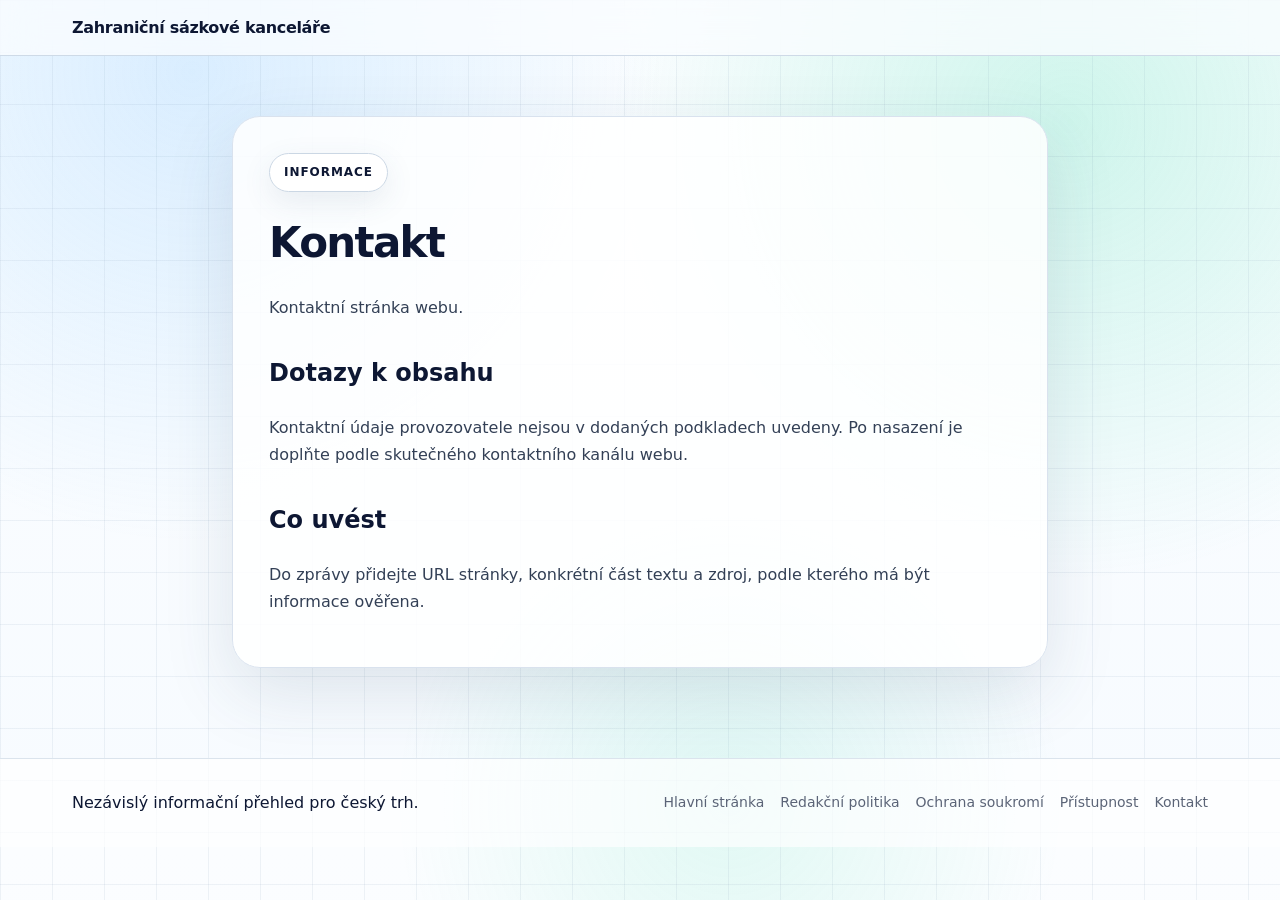
<file: kontakt/index.html>
<!doctype html><html lang="cs"><head>
<meta charset="utf-8">
<meta name="viewport" content="width=device-width,initial-scale=1">
<title>Kontakt | Zahraniční sázkové kanceláře</title>
<meta name="description" content="Kontaktní stránka webu.">
<link rel="canonical" href="https://zahranicni-sazkove-kancelare.github.io/home/kontakt/">
<meta name="theme-color" content="#f6fbff">
<meta property="og:type" content="article">
<meta property="og:title" content="Kontakt | Zahraniční sázkové kanceláře">
<meta property="og:description" content="Kontaktní stránka webu.">
<meta property="og:url" content="https://zahranicni-sazkove-kancelare.github.io/home/kontakt/">
<meta property="og:image" content="https://zahranicni-sazkove-kancelare.github.io/home/assets/images/kdy-se-vam-vyplati-zahranicni-sazkove-kancelare.jpg">
<meta name="twitter:card" content="summary_large_image">
<link rel="icon" href="../favicon.svg" type="image/svg+xml">
<link rel="stylesheet" href="../assets/css/site.css">
</head><body data-rsssl=1><header class="site-header"><div class="header-inner"><a class="brand" href="../">Zahraniční sázkové kanceláře</a></div></header><main class="subpage"><div class="subpage-card"><span class="eyebrow">Informace</span><h1>Kontakt</h1><p>Kontaktní stránka webu.</p><h2>Dotazy k obsahu</h2><p>Kontaktní údaje provozovatele nejsou v dodaných podkladech uvedeny. Po nasazení je doplňte podle skutečného kontaktního kanálu webu.</p><h2>Co uvést</h2><p>Do zprávy přidejte URL stránky, konkrétní část textu a zdroj, podle kterého má být informace ověřena.</p></div></main><footer class="site-footer"><div class="footer-inner"><span>Nezávislý informační přehled pro český trh.</span><nav><a href="../">Hlavní stránka</a><a href="../politika-editorialni/">Redakční politika</a><a href="../ochrana-soukromi/">Ochrana soukromí</a><a href="../pristupnost/">Přístupnost</a><a href="../kontakt/">Kontakt</a></nav></div></footer></body></html>
</file>
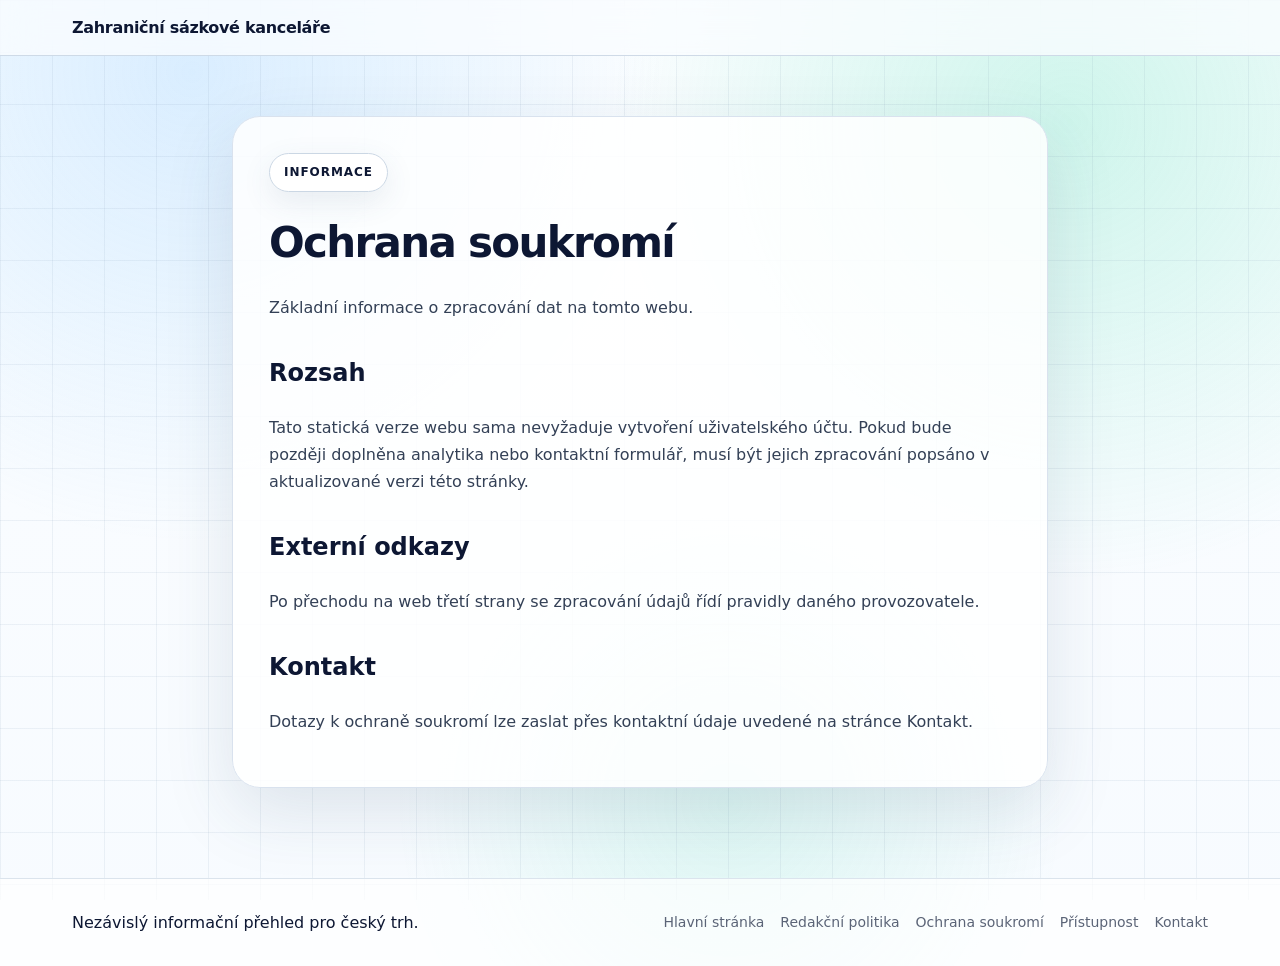
<file: ochrana-soukromi/index.html>
<!doctype html><html lang="cs"><head>
<meta charset="utf-8">
<meta name="viewport" content="width=device-width,initial-scale=1">
<title>Ochrana soukromí | Zahraniční sázkové kanceláře</title>
<meta name="description" content="Základní informace o zpracování dat na tomto webu.">
<link rel="canonical" href="https://zahranicni-sazkove-kancelare.github.io/home/ochrana-soukromi/">
<meta name="theme-color" content="#f6fbff">
<meta property="og:type" content="article">
<meta property="og:title" content="Ochrana soukromí | Zahraniční sázkové kanceláře">
<meta property="og:description" content="Základní informace o zpracování dat na tomto webu.">
<meta property="og:url" content="https://zahranicni-sazkove-kancelare.github.io/home/ochrana-soukromi/">
<meta property="og:image" content="https://zahranicni-sazkove-kancelare.github.io/home/assets/images/kdy-se-vam-vyplati-zahranicni-sazkove-kancelare.jpg">
<meta name="twitter:card" content="summary_large_image">
<link rel="icon" href="../favicon.svg" type="image/svg+xml">
<link rel="stylesheet" href="../assets/css/site.css">
</head><body data-rsssl=1><header class="site-header"><div class="header-inner"><a class="brand" href="../">Zahraniční sázkové kanceláře</a></div></header><main class="subpage"><div class="subpage-card"><span class="eyebrow">Informace</span><h1>Ochrana soukromí</h1><p>Základní informace o zpracování dat na tomto webu.</p><h2>Rozsah</h2><p>Tato statická verze webu sama nevyžaduje vytvoření uživatelského účtu. Pokud bude později doplněna analytika nebo kontaktní formulář, musí být jejich zpracování popsáno v aktualizované verzi této stránky.</p><h2>Externí odkazy</h2><p>Po přechodu na web třetí strany se zpracování údajů řídí pravidly daného provozovatele.</p><h2>Kontakt</h2><p>Dotazy k ochraně soukromí lze zaslat přes kontaktní údaje uvedené na stránce Kontakt.</p></div></main><footer class="site-footer"><div class="footer-inner"><span>Nezávislý informační přehled pro český trh.</span><nav><a href="../">Hlavní stránka</a><a href="../politika-editorialni/">Redakční politika</a><a href="../ochrana-soukromi/">Ochrana soukromí</a><a href="../pristupnost/">Přístupnost</a><a href="../kontakt/">Kontakt</a></nav></div></footer></body></html>
</file>
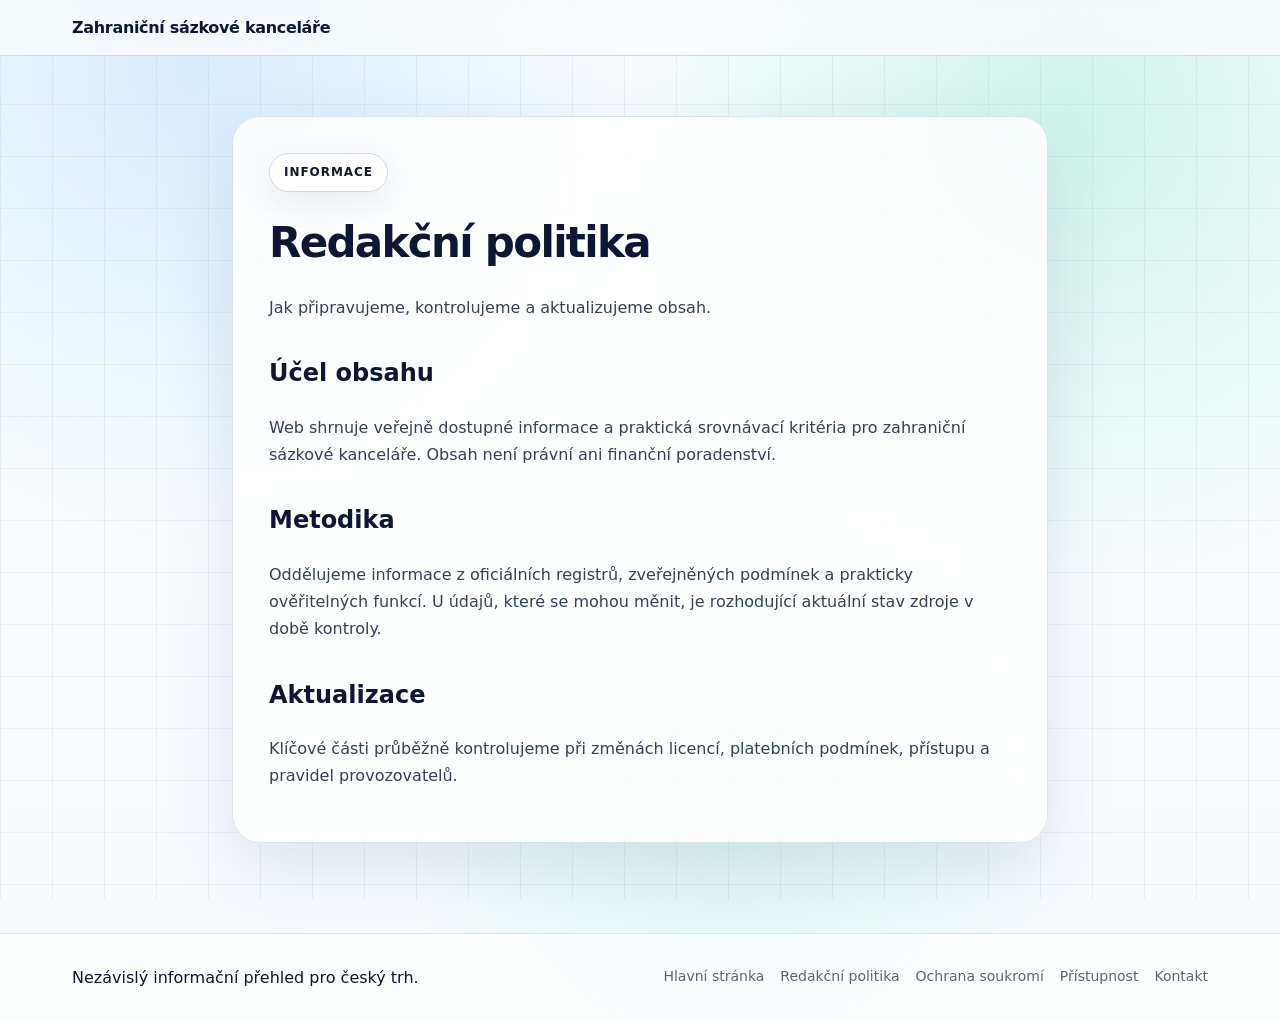
<file: politika-editorialni/index.html>
<!doctype html><html lang="cs"><head>
<meta charset="utf-8">
<meta name="viewport" content="width=device-width,initial-scale=1">
<title>Redakční politika | Zahraniční sázkové kanceláře</title>
<meta name="description" content="Jak připravujeme, kontrolujeme a aktualizujeme obsah.">
<link rel="canonical" href="https://zahranicni-sazkove-kancelare.github.io/home/politika-editorialni/">
<meta name="theme-color" content="#f6fbff">
<meta property="og:type" content="article">
<meta property="og:title" content="Redakční politika | Zahraniční sázkové kanceláře">
<meta property="og:description" content="Jak připravujeme, kontrolujeme a aktualizujeme obsah.">
<meta property="og:url" content="https://zahranicni-sazkove-kancelare.github.io/home/politika-editorialni/">
<meta property="og:image" content="https://zahranicni-sazkove-kancelare.github.io/home/assets/images/kdy-se-vam-vyplati-zahranicni-sazkove-kancelare.jpg">
<meta name="twitter:card" content="summary_large_image">
<link rel="icon" href="../favicon.svg" type="image/svg+xml">
<link rel="stylesheet" href="../assets/css/site.css">
</head><body data-rsssl=1><header class="site-header"><div class="header-inner"><a class="brand" href="../">Zahraniční sázkové kanceláře</a></div></header><main class="subpage"><div class="subpage-card"><span class="eyebrow">Informace</span><h1>Redakční politika</h1><p>Jak připravujeme, kontrolujeme a aktualizujeme obsah.</p><h2>Účel obsahu</h2><p>Web shrnuje veřejně dostupné informace a praktická srovnávací kritéria pro zahraniční sázkové kanceláře. Obsah není právní ani finanční poradenství.</p><h2>Metodika</h2><p>Oddělujeme informace z oficiálních registrů, zveřejněných podmínek a prakticky ověřitelných funkcí. U údajů, které se mohou měnit, je rozhodující aktuální stav zdroje v době kontroly.</p><h2>Aktualizace</h2><p>Klíčové části průběžně kontrolujeme při změnách licencí, platebních podmínek, přístupu a pravidel provozovatelů.</p></div></main><footer class="site-footer"><div class="footer-inner"><span>Nezávislý informační přehled pro český trh.</span><nav><a href="../">Hlavní stránka</a><a href="../politika-editorialni/">Redakční politika</a><a href="../ochrana-soukromi/">Ochrana soukromí</a><a href="../pristupnost/">Přístupnost</a><a href="../kontakt/">Kontakt</a></nav></div></footer></body></html>
</file>
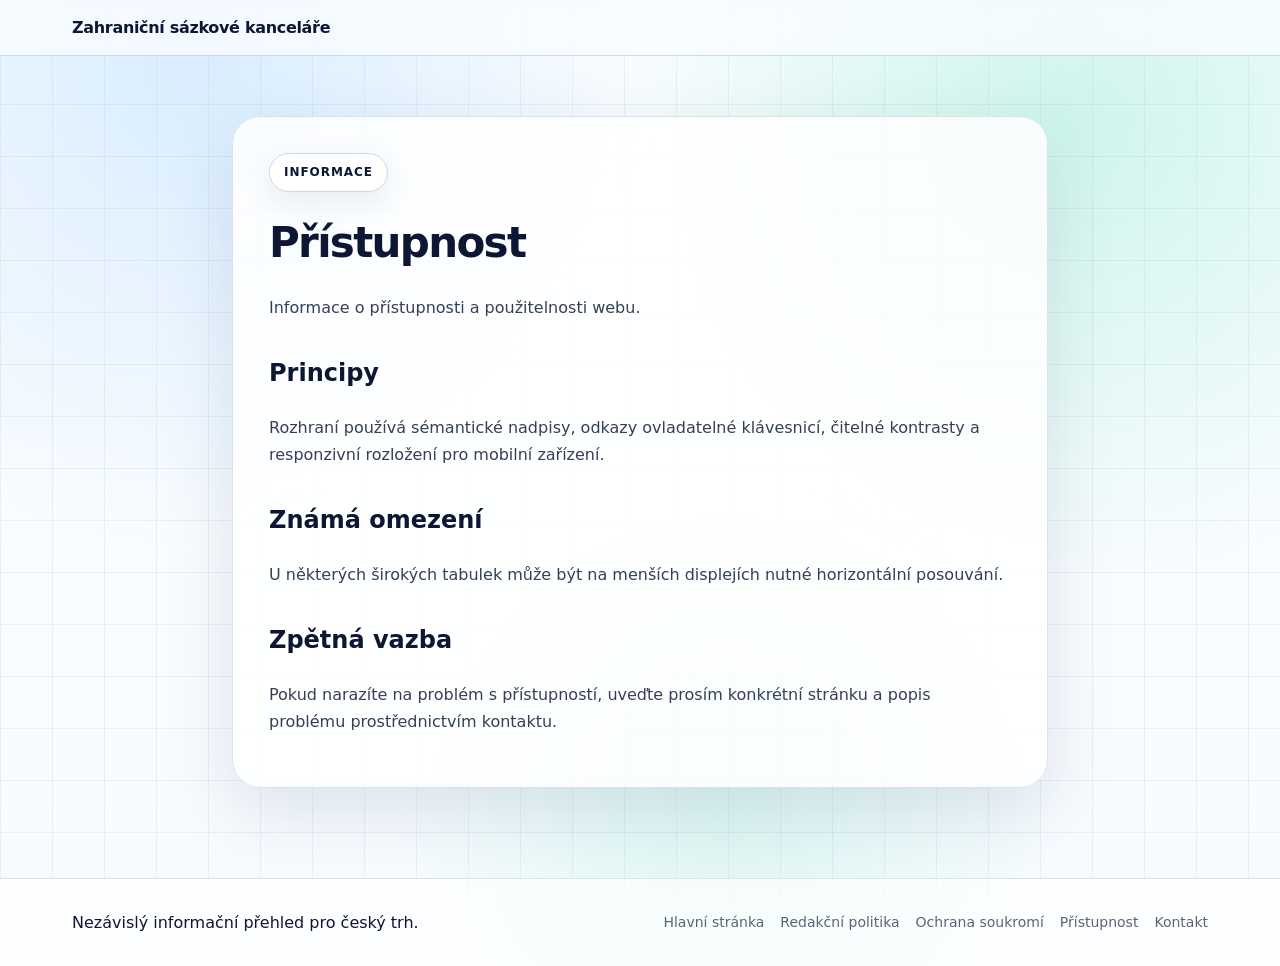
<file: pristupnost/index.html>
<!doctype html><html lang="cs"><head>
<meta charset="utf-8">
<meta name="viewport" content="width=device-width,initial-scale=1">
<title>Přístupnost | Zahraniční sázkové kanceláře</title>
<meta name="description" content="Informace o přístupnosti a použitelnosti webu.">
<link rel="canonical" href="https://zahranicni-sazkove-kancelare.github.io/home/pristupnost/">
<meta name="theme-color" content="#f6fbff">
<meta property="og:type" content="article">
<meta property="og:title" content="Přístupnost | Zahraniční sázkové kanceláře">
<meta property="og:description" content="Informace o přístupnosti a použitelnosti webu.">
<meta property="og:url" content="https://zahranicni-sazkove-kancelare.github.io/home/pristupnost/">
<meta property="og:image" content="https://zahranicni-sazkove-kancelare.github.io/home/assets/images/kdy-se-vam-vyplati-zahranicni-sazkove-kancelare.jpg">
<meta name="twitter:card" content="summary_large_image">
<link rel="icon" href="../favicon.svg" type="image/svg+xml">
<link rel="stylesheet" href="../assets/css/site.css">
</head><body data-rsssl=1><header class="site-header"><div class="header-inner"><a class="brand" href="../">Zahraniční sázkové kanceláře</a></div></header><main class="subpage"><div class="subpage-card"><span class="eyebrow">Informace</span><h1>Přístupnost</h1><p>Informace o přístupnosti a použitelnosti webu.</p><h2>Principy</h2><p>Rozhraní používá sémantické nadpisy, odkazy ovladatelné klávesnicí, čitelné kontrasty a responzivní rozložení pro mobilní zařízení.</p><h2>Známá omezení</h2><p>U některých širokých tabulek může být na menších displejích nutné horizontální posouvání.</p><h2>Zpětná vazba</h2><p>Pokud narazíte na problém s přístupností, uveďte prosím konkrétní stránku a popis problému prostřednictvím kontaktu.</p></div></main><footer class="site-footer"><div class="footer-inner"><span>Nezávislý informační přehled pro český trh.</span><nav><a href="../">Hlavní stránka</a><a href="../politika-editorialni/">Redakční politika</a><a href="../ochrana-soukromi/">Ochrana soukromí</a><a href="../pristupnost/">Přístupnost</a><a href="../kontakt/">Kontakt</a></nav></div></footer></body></html>
</file>
<file: assets/css/site.css>
:root{--ink:#0d1733;--muted:#5b6477;--line:#d9e2ee;--card:rgba(255,255,255,.82);--mint:#56d8b5;--mint2:#bdf6e6;--blue:#a9d8ff;--soft:#f6f9fc;--warn:#d98900;--shadow:0 24px 70px rgba(35,67,102,.13)}
*{box-sizing:border-box}html{scroll-behavior:smooth}body{margin:0;color:var(--ink);font:16px/1.7 Inter,ui-sans-serif,system-ui,-apple-system,BlinkMacSystemFont,"Segoe UI",sans-serif;background:linear-gradient(180deg,#fbfdff 0%,#f7fbff 100%)}
a{color:inherit}img{max-width:100%;height:auto;display:block}
body:before{content:"";position:fixed;inset:0;pointer-events:none;z-index:-2;background-image:linear-gradient(rgba(126,150,176,.11) 1px,transparent 1px),linear-gradient(90deg,rgba(126,150,176,.11) 1px,transparent 1px);background-size:52px 52px}
body:after{content:"";position:fixed;inset:-20%;pointer-events:none;z-index:-3;background:radial-gradient(circle at 25% 20%,rgba(117,193,255,.25),transparent 28%),radial-gradient(circle at 74% 24%,rgba(75,224,178,.25),transparent 28%),radial-gradient(circle at 55% 78%,rgba(75,224,178,.15),transparent 24%)}
.site-header{position:sticky;top:0;z-index:30;border-bottom:1px solid rgba(197,211,226,.8);background:rgba(250,253,255,.78);backdrop-filter:blur(18px)}
.header-inner{max-width:1180px;margin:auto;padding:14px 22px;display:flex;align-items:center;justify-content:space-between;gap:24px}.brand{font-weight:850;text-decoration:none;letter-spacing:-.02em}.header-nav{display:flex;gap:18px;font-size:14px}.header-nav a{text-decoration:none;color:var(--muted)}
.hero{max-width:1180px;margin:50px auto 28px;padding:0 22px}.hero-card{position:relative;overflow:hidden;border:1px solid rgba(202,218,231,.9);border-radius:34px;padding:54px;box-shadow:var(--shadow);background:linear-gradient(120deg,rgba(255,255,255,.9),rgba(228,255,248,.82))}.hero-card:before{content:"";position:absolute;width:340px;height:340px;border-radius:50%;right:-120px;top:-150px;background:radial-gradient(circle,var(--mint2),transparent 65%)}
.eyebrow{display:inline-flex;align-items:center;border:1px solid #cbd7e4;background:rgba(255,255,255,.88);box-shadow:0 10px 30px rgba(62,87,113,.10);border-radius:999px;padding:8px 14px;font-size:12px;font-weight:800;text-transform:uppercase;letter-spacing:.08em}.hero h1{max-width:860px;margin:20px 0 14px;font-size:clamp(38px,6vw,70px);line-height:1.02;letter-spacing:-.055em}.hero p{max-width:760px;margin:0;color:var(--muted);font-size:19px}.hero-actions{display:flex;gap:12px;flex-wrap:wrap;margin-top:28px}.btn{display:inline-flex;align-items:center;justify-content:center;padding:12px 18px;border-radius:14px;text-decoration:none;font-weight:800}.btn-primary{background:var(--ink);color:white}.btn-soft{border:1px solid #cfdbe8;background:rgba(255,255,255,.75)}
.quick-grid{max-width:1180px;margin:0 auto 32px;padding:0 22px;display:grid;grid-template-columns:repeat(3,1fr);gap:16px}.quick-card{padding:22px;border:1px solid var(--line);border-radius:22px;background:rgba(255,255,255,.76);box-shadow:0 12px 35px rgba(47,76,103,.06)}.quick-card strong{display:block;font-size:17px;margin-bottom:5px}.quick-card span{color:var(--muted);font-size:14px}
.content-grid{max-width:1180px;margin:0 auto 70px;padding:0 22px;display:grid;grid-template-columns:270px minmax(0,1fr);gap:34px;align-items:start}.toc{position:sticky;top:82px;border:1px solid var(--line);border-radius:22px;background:rgba(255,255,255,.72);backdrop-filter:blur(14px);padding:18px;max-height:calc(100vh - 105px);overflow:auto}.toc-title{font-size:12px;font-weight:850;text-transform:uppercase;letter-spacing:.08em;margin-bottom:10px}.toc a{display:block;padding:9px 10px;border-radius:12px;text-decoration:none;color:#4f5b70;font-size:13px;line-height:1.35}.toc a:hover{background:#eef6ff;color:var(--ink)}
.article{min-width:0}.article>h2{margin:58px 0 18px;font-size:34px;line-height:1.15;letter-spacing:-.035em}.article>h3{margin:36px 0 14px;font-size:24px;line-height:1.25;letter-spacing:-.02em}.article p{margin:0 0 17px;color:#303b50}.article ul,.article ol{padding-left:24px;margin:0 0 22px}.article li{margin:7px 0}.article strong{color:#111c36}.article-image{margin:22px 0 28px;border-radius:26px;overflow:hidden;border:1px solid #d5e0ea;box-shadow:0 18px 50px rgba(42,72,98,.11);background:white}.article-image img{width:100%;aspect-ratio:1376/768;object-fit:cover}.notice-box{margin:26px 0;padding:22px 24px;border:1px solid #e1d6b8;border-left:5px solid var(--warn);border-radius:18px;background:rgba(255,250,235,.9)}.notice-box p{margin:0}.data-table{width:100%;border-collapse:separate;border-spacing:0;margin:24px 0 30px;background:rgba(255,255,255,.82);border:1px solid #d9e3ec;border-radius:18px;overflow:hidden;font-size:14px}.data-table th,.data-table td{padding:13px 14px;text-align:left;vertical-align:top;border-bottom:1px solid #e4ebf2}.data-table th{background:#eef7f4;font-weight:800}.data-table tr:last-child td{border-bottom:0}
.site-footer{border-top:1px solid #dbe4ed;background:rgba(255,255,255,.7)}.footer-inner{max-width:1180px;margin:auto;padding:30px 22px;display:flex;justify-content:space-between;gap:24px;align-items:center}.footer-inner nav{display:flex;gap:16px;flex-wrap:wrap}.footer-inner a{text-decoration:none;color:var(--muted);font-size:14px}
.subpage{max-width:860px;margin:60px auto 90px;padding:0 22px}.subpage-card{border:1px solid var(--line);border-radius:28px;background:rgba(255,255,255,.84);padding:36px;box-shadow:var(--shadow)}.subpage h1{font-size:42px;letter-spacing:-.04em;line-height:1.1}.subpage h2{margin-top:32px}.subpage p,.subpage li{color:#334056}
.skip-link{position:absolute;left:-9999px}.skip-link:focus{left:18px;top:18px;z-index:100;background:#fff;padding:10px 14px;border-radius:10px}
@media(max-width:900px){.header-nav{display:none}.hero-card{padding:36px 26px}.quick-grid{grid-template-columns:1fr}.content-grid{grid-template-columns:1fr}.toc{position:relative;top:auto;max-height:none}.article>h2{font-size:30px}.footer-inner{align-items:flex-start;flex-direction:column}}
@media(max-width:620px){.hero{margin-top:26px}.hero h1{font-size:42px}.hero p{font-size:17px}.hero-card{border-radius:24px;padding:30px 20px}.content-grid,.quick-grid,.hero{padding-left:14px;padding-right:14px}.data-table{display:block;overflow-x:auto;white-space:normal}.article>h2{font-size:28px}.article>h3{font-size:22px}}


.affiliate-section{max-width:1180px;margin:0 auto 38px;padding:0 22px}.affiliate-wrap{border:1px solid var(--line);border-radius:28px;background:rgba(255,255,255,.82);box-shadow:var(--shadow);padding:28px}.affiliate-heading{text-align:center;max-width:760px;margin:0 auto 24px}.affiliate-kicker{display:inline-block;color:#247a68;font-size:12px;font-weight:850;letter-spacing:.08em;text-transform:uppercase;margin-bottom:5px}.affiliate-heading h2{font-size:clamp(28px,4vw,40px);line-height:1.12;letter-spacing:-.035em;margin:4px 0 9px}.affiliate-heading p{margin:0;color:var(--muted)}.affiliate-updated{margin-top:7px;color:var(--muted);font-size:13px}.affiliate-list{display:grid;gap:12px}.affiliate-card{position:relative;display:grid;grid-template-columns:44px 76px minmax(145px,1fr) minmax(220px,1.35fr) minmax(135px,.6fr);gap:14px;align-items:center;padding:15px 16px;border:1px solid #dce6ee;border-radius:17px;background:#fff;box-shadow:0 6px 20px rgba(42,72,98,.055);transition:transform .18s ease,box-shadow .18s ease,border-color .18s ease}.affiliate-card:hover{transform:translateY(-2px);box-shadow:0 14px 32px rgba(42,72,98,.11)}.affiliate-card.top-pick{border:2px solid #50cdaa;margin-top:8px}.top-badge{position:absolute;top:-11px;left:15px;padding:4px 9px;border-radius:999px;background:#16896f;color:#fff;font-size:10px;font-weight:900;letter-spacing:.06em}.rank{width:34px;height:34px;display:grid;place-items:center;border-radius:50%;background:#eaf8f4;color:#15705e;font-weight:900}.logo-tile{width:70px;height:70px;border-radius:13px;display:grid;place-items:center;overflow:hidden;box-shadow:inset 0 0 0 1px rgba(13,23,51,.09)}.logo-tile img{width:82%;height:82%;object-fit:contain}.brand-name{font-weight:900;line-height:1.2;margin-bottom:5px}.rating-row{display:flex;align-items:center;gap:8px}.stars{position:relative;display:inline-block;font-size:16px;line-height:1;letter-spacing:1px}.stars-base{color:#c9d2da}.stars-fill{position:absolute;left:0;top:0;overflow:hidden;white-space:nowrap;color:#d89a16;width:var(--fill)}.score{font-size:12px;font-weight:800;color:var(--muted)}.bonus-label{text-transform:uppercase;letter-spacing:.06em;font-size:10px;font-weight:900;color:var(--muted);margin-bottom:3px}.bonus-text{font-weight:850;line-height:1.35;color:#203149}.affiliate-cta a{display:block;text-align:center;padding:12px 13px;border-radius:12px;background:var(--ink);color:#fff;text-decoration:none;font-weight:900}.affiliate-cta a:hover{background:#17294e}.affiliate-skeleton{height:102px;border-radius:17px;border:1px solid #e2e9ef;background:linear-gradient(90deg,#fff 0,#edf3f7 45%,#fff 75%);background-size:220% 100%;animation:affiliate-shimmer .8s 2 ease-out}@keyframes affiliate-shimmer{to{background-position:-220% 0}}.affiliate-error{padding:18px;border:1px solid #e7c7c7;border-radius:15px;background:#fff7f7;color:#7a2d2d;text-align:center}
@media(max-width:900px){.affiliate-card{grid-template-columns:40px 68px 1fr 1.1fr}.affiliate-cta{grid-column:4}.logo-tile{width:64px;height:64px}}
@media(max-width:650px){.affiliate-section{padding-left:14px;padding-right:14px}.affiliate-wrap{padding:20px 14px;border-radius:22px}.affiliate-heading{text-align:left}.affiliate-card,.affiliate-card.top-pick{grid-template-columns:60px 1fr;padding:15px 13px;gap:11px;margin-top:8px}.rank{position:absolute;right:11px;top:11px;width:28px;height:28px;font-size:12px}.logo-tile{width:60px;height:60px}.brand-col{grid-column:2;padding-right:28px}.bonus-col{grid-column:1/-1;background:#f4f8fa;border-radius:11px;padding:11px;text-align:center}.affiliate-cta{grid-column:1/-1}.affiliate-cta a{padding:14px}.top-badge{left:12px}}
@media(prefers-reduced-motion:reduce){.affiliate-card{transition:none}.affiliate-skeleton{animation:none}}
</file>
